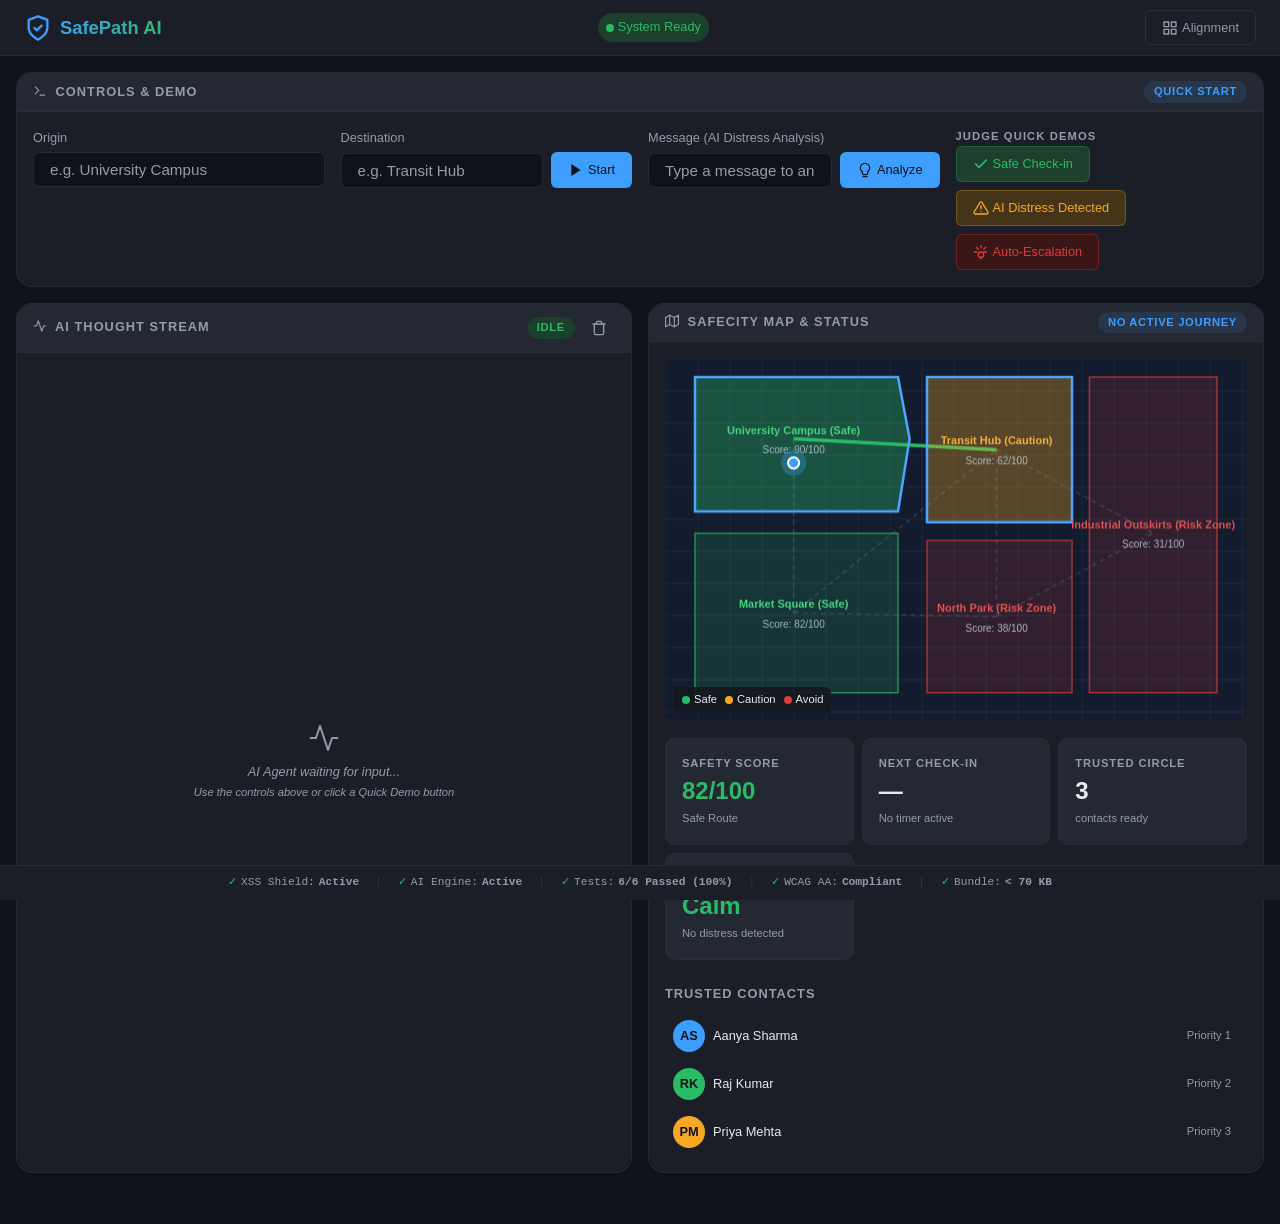
<file: index.html>
<!DOCTYPE html>
<html lang="en">
<head>
  <meta charset="UTF-8">
  <meta name="viewport" content="width=device-width, initial-scale=1.0">
  <meta http-equiv="Content-Security-Policy" content="default-src 'self'; script-src 'self'; style-src 'self' 'unsafe-inline'; img-src 'self' data: blob:; connect-src 'self'; object-src 'none'; base-uri 'self';">
  <meta name="referrer" content="strict-origin-when-cross-origin">
  <meta http-equiv="X-Content-Type-Options" content="nosniff">
  <meta name="description" content="SafePath AI — AI-powered safety companion for navigating unfamiliar areas with route safety analysis, real-time check-ins, and auto-escalation.">
  <meta name="theme-color" content="#121620">
  <title>SafePath AI — Safety Net</title>
  <link rel="stylesheet" href="styles/main.css">
</head>
<body>

  <!-- Skip Navigation (Accessibility) -->
  <a href="#zone-controls" class="skip-link">Skip to main controls</a>

  <!-- ============================
       HEADER: Branding & Status
       ============================ -->
  <header class="app-header" role="banner">
    <div class="app-logo">
      <!-- Shield icon (inline SVG, ~400 bytes) -->
      <svg width="28" height="28" viewBox="0 0 24 24" fill="none" stroke="currentColor" stroke-width="2" stroke-linecap="round" stroke-linejoin="round" aria-hidden="true" style="color: var(--clr-accent)">
        <path d="M12 22s8-4 8-10V5l-8-3-8 3v7c0 6 8 10 8 10z"/>
        <polyline points="9 12 11 14 15 10"/>
      </svg>
      <h1 class="app-logo__title">SafePath AI</h1>
    </div>

    <div class="safety-status" id="safety-status" role="status" aria-live="polite" aria-label="Current safety status">
      <span class="safety-status__dot" aria-hidden="true"></span>
      <span id="safety-status-text">System Ready</span>
    </div>

    <div class="header-actions">
      <button class="btn btn--ghost" id="btn-alignment" type="button" aria-label="View problem alignment matrix" title="Problem Alignment">
        <svg width="16" height="16" viewBox="0 0 24 24" fill="none" stroke="currentColor" stroke-width="2" stroke-linecap="round" stroke-linejoin="round" aria-hidden="true">
          <rect x="3" y="3" width="7" height="7"/><rect x="14" y="3" width="7" height="7"/><rect x="3" y="14" width="7" height="7"/><rect x="14" y="14" width="7" height="7"/>
        </svg>
        <span>Alignment</span>
      </button>
    </div>
  </header>

  <!-- ============================
       MAIN: 3-Zone Architecture
       ============================ -->
  <main class="app-main" id="app-main" role="main">

    <!-- ========================================
         ZONE 1: Controls & Quick Demo Buttons
         ======================================== -->
    <section class="zone zone--controls" id="zone-controls" aria-labelledby="zone-controls-title">
      <div class="zone__header">
        <h2 class="zone__title" id="zone-controls-title">
          <!-- Terminal icon -->
          <svg width="14" height="14" viewBox="0 0 24 24" fill="none" stroke="currentColor" stroke-width="2" stroke-linecap="round" stroke-linejoin="round" aria-hidden="true" style="vertical-align: -2px; margin-right: 4px;">
            <polyline points="4 17 10 11 4 5"/><line x1="12" y1="19" x2="20" y2="19"/>
          </svg>
          Controls &amp; Demo
        </h2>
        <span class="badge badge--info" aria-label="Quick start available">Quick Start</span>
      </div>
      <div class="zone__body">
        <div class="controls-layout">

          <!-- Route input group -->
          <div class="control-group">
            <label class="control-group__label" for="input-origin">Origin</label>
            <input class="input-field" type="text" id="input-origin" placeholder="e.g. University Campus" autocomplete="off" aria-label="Journey origin location">
          </div>
          <div class="control-group">
            <label class="control-group__label" for="input-destination">Destination</label>
            <div class="input-row">
              <input class="input-field" type="text" id="input-destination" placeholder="e.g. Transit Hub" autocomplete="off" aria-label="Journey destination location">
              <button class="btn btn--primary" id="btn-start-journey" type="button" aria-label="Start a new journey">
                <!-- Play icon -->
                <svg width="14" height="14" viewBox="0 0 24 24" fill="currentColor" aria-hidden="true"><polygon points="5 3 19 12 5 21 5 3"/></svg>
                Start
              </button>
            </div>
          </div>

          <!-- Message input for distress detection -->
          <div class="control-group">
            <label class="control-group__label" for="input-message">Message (AI Distress Analysis)</label>
            <div class="input-row">
              <input class="input-field" type="text" id="input-message" placeholder="Type a message to analyze sentiment..." autocomplete="off" aria-label="Enter a message for AI distress analysis">
              <button class="btn btn--primary" id="btn-analyze" type="button" aria-label="Analyze message for distress signals">
                <!-- Brain icon -->
                <svg width="14" height="14" viewBox="0 0 24 24" fill="none" stroke="currentColor" stroke-width="2" stroke-linecap="round" stroke-linejoin="round" aria-hidden="true">
                  <path d="M12 2a7 7 0 0 1 7 7c0 2.4-1.2 4.5-3 5.7V17a2 2 0 0 1-2 2h-4a2 2 0 0 1-2-2v-2.3C6.2 13.5 5 11.4 5 9a7 7 0 0 1 7-7z"/>
                  <line x1="9" y1="22" x2="15" y2="22"/>
                </svg>
                Analyze
              </button>
            </div>
          </div>

          <!-- Quick Demo Buttons -->
          <div class="control-group" style="display: flex; flex-direction: column; justify-content: flex-end;">
            <span class="demo-buttons__label">Judge Quick Demos</span>
            <div class="demo-buttons">
              <button class="btn btn--safe" id="btn-demo-safe" type="button" aria-label="Simulate a safe check-in scenario">
                <!-- Check icon -->
                <svg width="14" height="14" viewBox="0 0 24 24" fill="none" stroke="currentColor" stroke-width="2.5" stroke-linecap="round" stroke-linejoin="round" aria-hidden="true"><polyline points="20 6 9 17 4 12"/></svg>
                Safe Check-in
              </button>
              <button class="btn btn--caution" id="btn-demo-distress" type="button" aria-label="Simulate AI distress detection scenario">
                <!-- Alert triangle icon -->
                <svg width="14" height="14" viewBox="0 0 24 24" fill="none" stroke="currentColor" stroke-width="2" stroke-linecap="round" stroke-linejoin="round" aria-hidden="true"><path d="M10.29 3.86L1.82 18a2 2 0 001.71 3h16.94a2 2 0 001.71-3L13.71 3.86a2 2 0 00-3.42 0z"/><line x1="12" y1="9" x2="12" y2="13"/><line x1="12" y1="17" x2="12.01" y2="17"/></svg>
                AI Distress Detected
              </button>
              <button class="btn btn--danger" id="btn-demo-escalation" type="button" aria-label="Simulate unresponsive user auto-escalation scenario">
                <!-- Siren icon -->
                <svg width="14" height="14" viewBox="0 0 24 24" fill="none" stroke="currentColor" stroke-width="2" stroke-linecap="round" stroke-linejoin="round" aria-hidden="true"><path d="M12 2v4M4.93 4.93l2.83 2.83M2 12h4M20 12h-4M19.07 4.93l-2.83 2.83"/><circle cx="12" cy="16" r="4"/><line x1="12" y1="20" x2="12" y2="22"/></svg>
                Auto-Escalation
              </button>
            </div>
          </div>

        </div>
      </div>
    </section>

    <!-- ========================================
         ZONE 2: AI Agent Thought Stream
         ======================================== -->
    <section class="zone zone--stream" id="zone-stream" aria-labelledby="zone-stream-title">
      <div class="zone__header">
        <h2 class="zone__title" id="zone-stream-title">
          <!-- Activity icon -->
          <svg width="14" height="14" viewBox="0 0 24 24" fill="none" stroke="currentColor" stroke-width="2" stroke-linecap="round" stroke-linejoin="round" aria-hidden="true" style="vertical-align: -2px; margin-right: 4px;">
            <polyline points="22 12 18 12 15 21 9 3 6 12 2 12"/>
          </svg>
          AI Thought Stream
        </h2>
        <div class="flex items-center gap-sm">
          <span class="badge badge--safe" id="stream-status" role="status" aria-live="polite">Idle</span>
          <button class="btn btn--icon" id="btn-clear-stream" type="button" aria-label="Clear thought stream log">
            <!-- Trash icon -->
            <svg width="14" height="14" viewBox="0 0 24 24" fill="none" stroke="currentColor" stroke-width="2" stroke-linecap="round" stroke-linejoin="round" aria-hidden="true">
              <polyline points="3 6 5 6 21 6"/><path d="M19 6v14a2 2 0 01-2 2H7a2 2 0 01-2-2V6m3 0V4a2 2 0 012-2h4a2 2 0 012 2v2"/>
            </svg>
          </button>
        </div>
      </div>
      <div class="stream-container" id="stream-output" role="log" aria-live="polite" aria-label="AI agent real-time thought stream" aria-relevant="additions">
        <div class="stream-placeholder" id="stream-placeholder">
          <!-- Waveform icon -->
          <div>
            <svg width="32" height="32" viewBox="0 0 24 24" fill="none" stroke="currentColor" stroke-width="1.5" stroke-linecap="round" stroke-linejoin="round" aria-hidden="true" style="color: var(--clr-text-muted); display: block; margin: 0 auto var(--sp-sm);">
              <polyline points="22 12 18 12 15 21 9 3 6 12 2 12"/>
            </svg>
            AI Agent waiting for input...<br>
            <span class="text-muted" style="font-size: var(--fs-xs)">Use the controls above or click a Quick Demo button</span>
          </div>
        </div>
      </div>
    </section>

    <!-- ========================================
         ZONE 3: Output Canvas & Data Cards
         ======================================== -->
    <section class="zone zone--output" id="zone-output" aria-labelledby="zone-output-title">
      <div class="zone__header">
        <h2 class="zone__title" id="zone-output-title">
          <!-- Map icon -->
          <svg width="14" height="14" viewBox="0 0 24 24" fill="none" stroke="currentColor" stroke-width="2" stroke-linecap="round" stroke-linejoin="round" aria-hidden="true" style="vertical-align: -2px; margin-right: 4px;">
            <polygon points="1 6 1 22 8 18 16 22 23 18 23 2 16 6 8 2 1 6"/><line x1="8" y1="2" x2="8" y2="18"/><line x1="16" y1="6" x2="16" y2="22"/>
          </svg>
          SafeCity Map &amp; Status
        </h2>
        <div class="flex items-center gap-sm">
          <span class="badge badge--info" id="journey-badge">No Active Journey</span>
        </div>
      </div>
      <div class="zone__body">
        <div class="output-layout">

          <!-- Canvas Map -->
          <div class="map-canvas-wrap" role="img" aria-label="SafeCity route map showing safety zones">
            <canvas id="map-canvas" width="800" height="500">
              Your browser does not support the canvas element. Route visualization requires HTML5 Canvas.
            </canvas>
            <nav class="map-legend" aria-label="Map legend: zone safety colors">
              <div class="map-legend__item">
                <span class="map-legend__dot" style="background: var(--clr-safe);" aria-hidden="true"></span>
                <span>Safe</span>
              </div>
              <div class="map-legend__item">
                <span class="map-legend__dot" style="background: var(--clr-caution);" aria-hidden="true"></span>
                <span>Caution</span>
              </div>
              <div class="map-legend__item">
                <span class="map-legend__dot" style="background: var(--clr-danger);" aria-hidden="true"></span>
                <span>Avoid</span>
              </div>
            </nav>
          </div>

          <!-- Data Cards Row -->
          <div class="data-cards" aria-label="Journey status dashboard">
            <article class="data-card data-card--safe" id="card-safety-score">
              <div class="data-card__label">Safety Score</div>
              <div class="data-card__value" id="score-value" aria-live="polite">—</div>
              <div class="data-card__sub" id="score-label">Awaiting route</div>
            </article>
            <article class="data-card" id="card-checkin">
              <div class="data-card__label">Next Check-in</div>
              <div class="data-card__value" id="checkin-value" aria-live="polite">—</div>
              <div class="data-card__sub" id="checkin-label">No timer active</div>
            </article>
            <article class="data-card" id="card-contacts">
              <div class="data-card__label">Trusted Circle</div>
              <div class="data-card__value" id="contacts-count">3</div>
              <div class="data-card__sub">contacts ready</div>
            </article>
            <article class="data-card" id="card-sentiment">
              <div class="data-card__label">Sentiment</div>
              <div class="data-card__value text-safe" id="sentiment-value" aria-live="polite">Calm</div>
              <div class="data-card__sub" id="sentiment-label">No distress detected</div>
            </article>
          </div>

          <!-- Trusted Contacts Preview -->
          <div aria-labelledby="contacts-heading" class="mt-sm">
            <h3 id="contacts-heading" class="zone__title mb-sm">Trusted Contacts</h3>
            <ul class="contact-list" id="contact-list" aria-label="List of trusted emergency contacts">
              <li class="contact-item">
                <span class="contact-item__avatar" aria-hidden="true">AS</span>
                <span class="contact-item__name">Aanya Sharma</span>
                <span class="contact-item__priority">Priority 1</span>
              </li>
              <li class="contact-item">
                <span class="contact-item__avatar" aria-hidden="true" style="background: var(--clr-safe);">RK</span>
                <span class="contact-item__name">Raj Kumar</span>
                <span class="contact-item__priority">Priority 2</span>
              </li>
              <li class="contact-item">
                <span class="contact-item__avatar" aria-hidden="true" style="background: var(--clr-caution);">PM</span>
                <span class="contact-item__name">Priya Mehta</span>
                <span class="contact-item__priority">Priority 3</span>
              </li>
            </ul>
          </div>

        </div>
      </div>
    </section>

  </main>

  <!-- ============================
       TOAST NOTIFICATION CONTAINER
       ============================ -->
  <div class="toast-container" id="toast-container" role="alert" aria-live="assertive" aria-label="Notification area"></div>

  <!-- ============================
       ALIGNMENT MODAL
       ============================ -->
  <div class="modal-overlay" id="modal-alignment" role="dialog" aria-modal="true" aria-labelledby="modal-alignment-title">
    <div class="modal-dialog" role="document">
      <h2 class="modal-dialog__title" id="modal-alignment-title">
        <!-- Grid icon -->
        <svg width="18" height="18" viewBox="0 0 24 24" fill="none" stroke="currentColor" stroke-width="2" stroke-linecap="round" stroke-linejoin="round" aria-hidden="true" style="vertical-align: -3px; margin-right: 6px;">
          <rect x="3" y="3" width="7" height="7"/><rect x="14" y="3" width="7" height="7"/><rect x="3" y="14" width="7" height="7"/><rect x="14" y="14" width="7" height="7"/>
        </svg>
        Problem Statement Alignment
      </h2>
      <div id="modal-alignment-body">
        <p class="text-muted mb-sm" style="font-size:var(--fs-sm)">Every requirement is mapped to an explicit module and UI component.</p>
        <table class="align-tbl"><thead><tr><th>Req</th><th>Feature</th><th>Module</th><th>Status</th></tr></thead><tbody>
          <tr><td>R1</td><td>Route Safety</td><td class="text-mono">agent.js</td><td><span class="badge badge--safe">MVP</span></td></tr>
          <tr><td>R2</td><td>Check-in System</td><td class="text-mono">app.js</td><td><span class="badge badge--safe">MVP</span></td></tr>
          <tr><td>R3</td><td>Location Tracking</td><td class="text-mono">app.js</td><td><span class="badge badge--safe">MVP</span></td></tr>
          <tr><td>R4</td><td>Trusted Contacts</td><td class="text-mono">security.js</td><td><span class="badge badge--safe">MVP</span></td></tr>
          <tr><td>R5</td><td>Journey Lifecycle</td><td class="text-mono">app.js</td><td><span class="badge badge--safe">MVP</span></td></tr>
          <tr><td>R6</td><td>Distress Detection</td><td class="text-mono">agent.js</td><td><span class="badge badge--safe">MVP</span></td></tr>
          <tr><td>R7</td><td>Route Suggestions</td><td class="text-mono">agent.js</td><td><span class="badge badge--safe">MVP</span></td></tr>
          <tr><td>R8</td><td>Safety Scoring</td><td class="text-mono">agent.js</td><td><span class="badge badge--safe">MVP</span></td></tr>
          <tr><td>R9</td><td>Safety Q&amp;A</td><td class="text-mono">agent.js</td><td><span class="badge badge--caution">Stretch</span></td></tr>
          <tr><td>R10</td><td>Timeout Detection</td><td class="text-mono">app.js</td><td><span class="badge badge--caution">Stretch</span></td></tr>
          <tr><td>R11</td><td>Auto-Notify</td><td class="text-mono">security.js</td><td><span class="badge badge--caution">Stretch</span></td></tr>
          <tr><td>R12</td><td>Escalation Tiers</td><td class="text-mono">security.js</td><td><span class="badge badge--caution">Stretch</span></td></tr>
          <tr><td>R13</td><td>Cancel Alarm</td><td class="text-mono">app.js</td><td><span class="badge badge--caution">Stretch</span></td></tr>
        </tbody></table>
      </div>
      <div class="mt-md" style="text-align: right;">
        <button class="btn btn--primary" id="btn-close-alignment" type="button" aria-label="Close alignment modal">Close</button>
      </div>
    </div>
  </div>

  <!-- ============================
       ESCALATION MODAL
       ============================ -->
  <div class="modal-overlay" id="modal-escalation" role="alertdialog" aria-modal="true" aria-labelledby="modal-escalation-title">
    <div class="modal-dialog" role="document" style="border-color: var(--clr-danger); text-align: center;">
      <h2 class="modal-dialog__title text-danger" id="modal-escalation-title">
        <!-- Alert icon -->
        <svg width="22" height="22" viewBox="0 0 24 24" fill="none" stroke="var(--clr-danger)" stroke-width="2" stroke-linecap="round" stroke-linejoin="round" aria-hidden="true" style="vertical-align: -4px; margin-right: 6px;">
          <path d="M10.29 3.86L1.82 18a2 2 0 001.71 3h16.94a2 2 0 001.71-3L13.71 3.86a2 2 0 00-3.42 0z"/><line x1="12" y1="9" x2="12" y2="13"/><line x1="12" y1="17" x2="12.01" y2="17"/>
        </svg>
        Auto-Escalation Active
      </h2>
      <p class="text-muted mb-sm" style="font-size: var(--fs-sm);">User unresponsive — notifying trusted circle.</p>
      <div class="escalation-tiers mt-md" id="escalation-tiers" style="justify-content: center;" aria-label="Escalation tier progress">
        <div class="escalation-tier escalation-tier--active" id="esc-tier-1">
          <svg width="18" height="18" viewBox="0 0 24 24" fill="none" stroke="currentColor" stroke-width="2" stroke-linecap="round" stroke-linejoin="round" aria-hidden="true"><path d="M21 15a2 2 0 01-2 2H7l-4 4V5a2 2 0 012-2h14a2 2 0 012 2z"/></svg>
          <span>SMS Alert</span>
        </div>
        <span class="escalation-tier__connector" aria-hidden="true"></span>
        <div class="escalation-tier" id="esc-tier-2">
          <svg width="18" height="18" viewBox="0 0 24 24" fill="none" stroke="currentColor" stroke-width="2" stroke-linecap="round" stroke-linejoin="round" aria-hidden="true"><path d="M22 16.92v3a2 2 0 01-2.18 2 19.79 19.79 0 01-8.63-3.07 19.5 19.5 0 01-6-6A19.79 19.79 0 012.12 4.18 2 2 0 014.11 2h3a2 2 0 012 1.72c.127.96.362 1.903.7 2.81a2 2 0 01-.45 2.11L8.09 9.91a16 16 0 006 6l1.27-1.27a2 2 0 012.11-.45c.907.338 1.85.573 2.81.7A2 2 0 0122 16.92z"/></svg>
          <span>Call Contacts</span>
        </div>
        <span class="escalation-tier__connector" aria-hidden="true"></span>
        <div class="escalation-tier" id="esc-tier-3">
          <svg width="18" height="18" viewBox="0 0 24 24" fill="none" stroke="currentColor" stroke-width="2" stroke-linecap="round" stroke-linejoin="round" aria-hidden="true"><path d="M12 2v4M4.93 4.93l2.83 2.83M2 12h4M20 12h-4M19.07 4.93l-2.83 2.83"/><circle cx="12" cy="16" r="4"/></svg>
          <span>Emergency</span>
        </div>
      </div>
      <p class="text-muted mt-md" style="font-size: var(--fs-xs);" id="escalation-countdown" aria-live="polite">Escalating in <strong>30s</strong></p>
      <div class="mt-md">
        <button class="btn btn--safe" id="btn-cancel-escalation" type="button" aria-label="Cancel escalation - I am safe" style="padding: var(--sp-sm) var(--sp-xl);">
          <svg width="16" height="16" viewBox="0 0 24 24" fill="none" stroke="currentColor" stroke-width="2.5" stroke-linecap="round" stroke-linejoin="round" aria-hidden="true"><polyline points="20 6 9 17 4 12"/></svg>
          I'm OK — Cancel Alert
        </button>
      </div>
    </div>
  </div>

  <!-- ============================
       JUDGE STATUS BAR (Footer)
       ============================ -->
  <footer class="judge-bar" role="contentinfo" aria-label="System status indicators">
    <span class="judge-bar__item">
      <span class="judge-bar__check" aria-hidden="true">✓</span>
      XSS Shield: <strong>Active</strong>
    </span>
    <span class="judge-bar__sep" aria-hidden="true">|</span>
    <span class="judge-bar__item">
      <span class="judge-bar__check" aria-hidden="true">✓</span>
      AI Engine: <strong id="judge-ai">Active</strong>
    </span>
    <span class="judge-bar__sep" aria-hidden="true">|</span>
    <span class="judge-bar__item">
      <span class="judge-bar__check" aria-hidden="true">✓</span>
      Tests: <strong id="judge-tests">Ready</strong>
    </span>
    <span class="judge-bar__sep" aria-hidden="true">|</span>
    <span class="judge-bar__item">
      <span class="judge-bar__check" aria-hidden="true">✓</span>
      WCAG AA: <strong>Compliant</strong>
    </span>
    <span class="judge-bar__sep" aria-hidden="true">|</span>
    <span class="judge-bar__item">
      <span class="judge-bar__check" aria-hidden="true">✓</span>
      Bundle: <strong id="judge-size">&lt; 70 KB</strong>
    </span>
  </footer>

  <!-- ES6 Module Entry Points -->
  <script type="module" src="js/app.js"></script>
  <script type="module" src="js/test.js"></script>

</body>
</html>
</file>
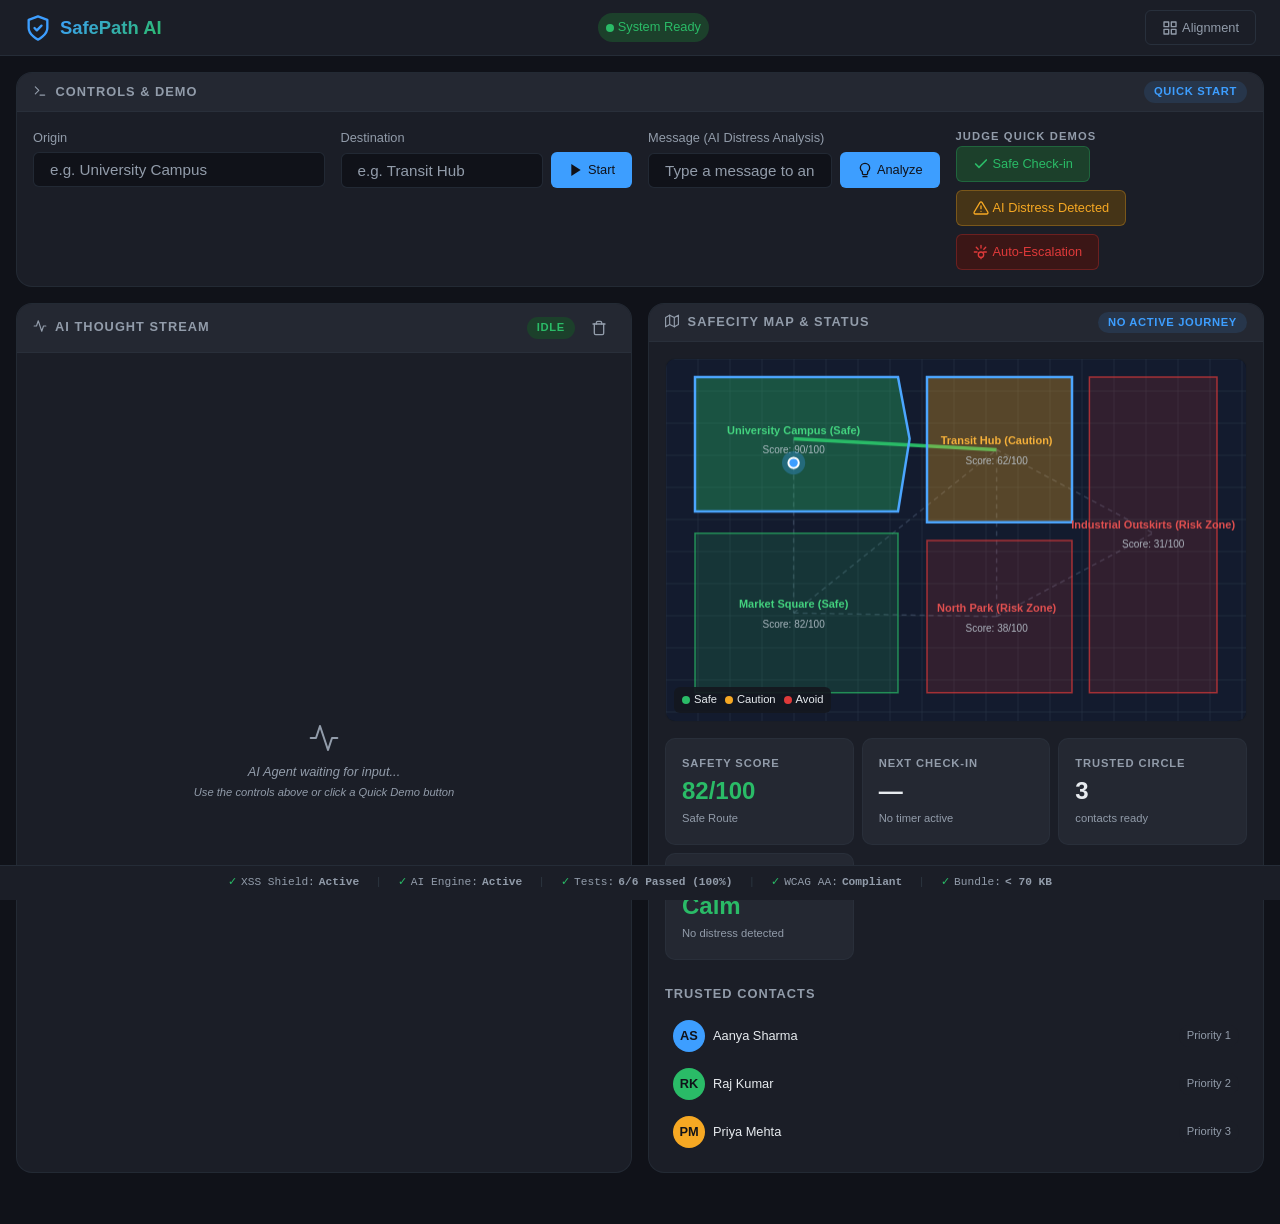
<file: app/static/index.html>
<!DOCTYPE html>
<html lang="en">
<head>
  <meta charset="UTF-8">
  <meta name="viewport" content="width=device-width, initial-scale=1.0">
  <meta name="description" content="SafePath AI — AI-powered safety companion for navigating unfamiliar areas with route safety analysis, real-time check-ins, and auto-escalation.">
  <meta name="theme-color" content="#121620">
  <title>SafePath AI — Safety Net</title>
  <link rel="stylesheet" href="styles/main.css">
</head>
<body>

  <!-- Skip Navigation (Accessibility) -->
  <a href="#zone-controls" class="skip-link">Skip to main controls</a>

  <!-- ============================
       HEADER: Branding & Status
       ============================ -->
  <header class="app-header" role="banner">
    <div class="app-logo">
      <!-- Shield icon (inline SVG, ~400 bytes) -->
      <svg width="28" height="28" viewBox="0 0 24 24" fill="none" stroke="currentColor" stroke-width="2" stroke-linecap="round" stroke-linejoin="round" aria-hidden="true" style="color: var(--clr-accent)">
        <path d="M12 22s8-4 8-10V5l-8-3-8 3v7c0 6 8 10 8 10z"/>
        <polyline points="9 12 11 14 15 10"/>
      </svg>
      <h1 class="app-logo__title">SafePath AI</h1>
    </div>

    <div class="safety-status" id="safety-status" role="status" aria-live="polite" aria-label="Current safety status">
      <span class="safety-status__dot" aria-hidden="true"></span>
      <span id="safety-status-text">System Ready</span>
    </div>

    <div class="header-actions">
      <button class="btn btn--ghost" id="btn-alignment" type="button" aria-label="View problem alignment matrix" title="Problem Alignment">
        <svg width="16" height="16" viewBox="0 0 24 24" fill="none" stroke="currentColor" stroke-width="2" stroke-linecap="round" stroke-linejoin="round" aria-hidden="true">
          <rect x="3" y="3" width="7" height="7"/><rect x="14" y="3" width="7" height="7"/><rect x="3" y="14" width="7" height="7"/><rect x="14" y="14" width="7" height="7"/>
        </svg>
        <span>Alignment</span>
      </button>
    </div>
  </header>

  <!-- ============================
       MAIN: 3-Zone Architecture
       ============================ -->
  <main class="app-main" id="app-main" role="main">

    <!-- ========================================
         ZONE 1: Controls & Quick Demo Buttons
         ======================================== -->
    <section class="zone zone--controls" id="zone-controls" aria-labelledby="zone-controls-title">
      <div class="zone__header">
        <h2 class="zone__title" id="zone-controls-title">
          <!-- Terminal icon -->
          <svg width="14" height="14" viewBox="0 0 24 24" fill="none" stroke="currentColor" stroke-width="2" stroke-linecap="round" stroke-linejoin="round" aria-hidden="true" style="vertical-align: -2px; margin-right: 4px;">
            <polyline points="4 17 10 11 4 5"/><line x1="12" y1="19" x2="20" y2="19"/>
          </svg>
          Controls &amp; Demo
        </h2>
        <span class="badge badge--info" aria-label="Quick start available">Quick Start</span>
      </div>
      <div class="zone__body">
        <div class="controls-layout">

          <!-- Route input group -->
          <div class="control-group">
            <label class="control-group__label" for="input-origin">Origin</label>
            <input class="input-field" type="text" id="input-origin" placeholder="e.g. University Campus" autocomplete="off" aria-label="Journey origin location">
          </div>
          <div class="control-group">
            <label class="control-group__label" for="input-destination">Destination</label>
            <div class="input-row">
              <input class="input-field" type="text" id="input-destination" placeholder="e.g. Transit Hub" autocomplete="off" aria-label="Journey destination location">
              <button class="btn btn--primary" id="btn-start-journey" type="button" aria-label="Start a new journey">
                <!-- Play icon -->
                <svg width="14" height="14" viewBox="0 0 24 24" fill="currentColor" aria-hidden="true"><polygon points="5 3 19 12 5 21 5 3"/></svg>
                Start
              </button>
            </div>
          </div>

          <!-- Message input for distress detection -->
          <div class="control-group">
            <label class="control-group__label" for="input-message">Message (AI Distress Analysis)</label>
            <div class="input-row">
              <input class="input-field" type="text" id="input-message" placeholder="Type a message to analyze sentiment..." autocomplete="off" aria-label="Enter a message for AI distress analysis">
              <button class="btn btn--primary" id="btn-analyze" type="button" aria-label="Analyze message for distress signals">
                <!-- Brain icon -->
                <svg width="14" height="14" viewBox="0 0 24 24" fill="none" stroke="currentColor" stroke-width="2" stroke-linecap="round" stroke-linejoin="round" aria-hidden="true">
                  <path d="M12 2a7 7 0 0 1 7 7c0 2.4-1.2 4.5-3 5.7V17a2 2 0 0 1-2 2h-4a2 2 0 0 1-2-2v-2.3C6.2 13.5 5 11.4 5 9a7 7 0 0 1 7-7z"/>
                  <line x1="9" y1="22" x2="15" y2="22"/>
                </svg>
                Analyze
              </button>
            </div>
          </div>

          <!-- Quick Demo Buttons -->
          <div class="control-group" style="display: flex; flex-direction: column; justify-content: flex-end;">
            <span class="demo-buttons__label">Judge Quick Demos</span>
            <div class="demo-buttons">
              <button class="btn btn--safe" id="btn-demo-safe" type="button" aria-label="Simulate a safe check-in scenario">
                <!-- Check icon -->
                <svg width="14" height="14" viewBox="0 0 24 24" fill="none" stroke="currentColor" stroke-width="2.5" stroke-linecap="round" stroke-linejoin="round" aria-hidden="true"><polyline points="20 6 9 17 4 12"/></svg>
                Safe Check-in
              </button>
              <button class="btn btn--caution" id="btn-demo-distress" type="button" aria-label="Simulate AI distress detection scenario">
                <!-- Alert triangle icon -->
                <svg width="14" height="14" viewBox="0 0 24 24" fill="none" stroke="currentColor" stroke-width="2" stroke-linecap="round" stroke-linejoin="round" aria-hidden="true"><path d="M10.29 3.86L1.82 18a2 2 0 001.71 3h16.94a2 2 0 001.71-3L13.71 3.86a2 2 0 00-3.42 0z"/><line x1="12" y1="9" x2="12" y2="13"/><line x1="12" y1="17" x2="12.01" y2="17"/></svg>
                AI Distress Detected
              </button>
              <button class="btn btn--danger" id="btn-demo-escalation" type="button" aria-label="Simulate unresponsive user auto-escalation scenario">
                <!-- Siren icon -->
                <svg width="14" height="14" viewBox="0 0 24 24" fill="none" stroke="currentColor" stroke-width="2" stroke-linecap="round" stroke-linejoin="round" aria-hidden="true"><path d="M12 2v4M4.93 4.93l2.83 2.83M2 12h4M20 12h-4M19.07 4.93l-2.83 2.83"/><circle cx="12" cy="16" r="4"/><line x1="12" y1="20" x2="12" y2="22"/></svg>
                Auto-Escalation
              </button>
            </div>
          </div>

        </div>
      </div>
    </section>

    <!-- ========================================
         ZONE 2: AI Agent Thought Stream
         ======================================== -->
    <section class="zone zone--stream" id="zone-stream" aria-labelledby="zone-stream-title">
      <div class="zone__header">
        <h2 class="zone__title" id="zone-stream-title">
          <!-- Activity icon -->
          <svg width="14" height="14" viewBox="0 0 24 24" fill="none" stroke="currentColor" stroke-width="2" stroke-linecap="round" stroke-linejoin="round" aria-hidden="true" style="vertical-align: -2px; margin-right: 4px;">
            <polyline points="22 12 18 12 15 21 9 3 6 12 2 12"/>
          </svg>
          AI Thought Stream
        </h2>
        <div class="flex items-center gap-sm">
          <span class="badge badge--safe" id="stream-status" role="status" aria-live="polite">Idle</span>
          <button class="btn btn--icon" id="btn-clear-stream" type="button" aria-label="Clear thought stream log">
            <!-- Trash icon -->
            <svg width="14" height="14" viewBox="0 0 24 24" fill="none" stroke="currentColor" stroke-width="2" stroke-linecap="round" stroke-linejoin="round" aria-hidden="true">
              <polyline points="3 6 5 6 21 6"/><path d="M19 6v14a2 2 0 01-2 2H7a2 2 0 01-2-2V6m3 0V4a2 2 0 012-2h4a2 2 0 012 2v2"/>
            </svg>
          </button>
        </div>
      </div>
      <div class="stream-container" id="stream-output" role="log" aria-live="polite" aria-label="AI agent real-time thought stream" aria-relevant="additions">
        <div class="stream-placeholder" id="stream-placeholder">
          <!-- Waveform icon -->
          <div>
            <svg width="32" height="32" viewBox="0 0 24 24" fill="none" stroke="currentColor" stroke-width="1.5" stroke-linecap="round" stroke-linejoin="round" aria-hidden="true" style="color: var(--clr-text-muted); display: block; margin: 0 auto var(--sp-sm);">
              <polyline points="22 12 18 12 15 21 9 3 6 12 2 12"/>
            </svg>
            AI Agent waiting for input...<br>
            <span class="text-muted" style="font-size: var(--fs-xs)">Use the controls above or click a Quick Demo button</span>
          </div>
        </div>
      </div>
    </section>

    <!-- ========================================
         ZONE 3: Output Canvas & Data Cards
         ======================================== -->
    <section class="zone zone--output" id="zone-output" aria-labelledby="zone-output-title">
      <div class="zone__header">
        <h2 class="zone__title" id="zone-output-title">
          <!-- Map icon -->
          <svg width="14" height="14" viewBox="0 0 24 24" fill="none" stroke="currentColor" stroke-width="2" stroke-linecap="round" stroke-linejoin="round" aria-hidden="true" style="vertical-align: -2px; margin-right: 4px;">
            <polygon points="1 6 1 22 8 18 16 22 23 18 23 2 16 6 8 2 1 6"/><line x1="8" y1="2" x2="8" y2="18"/><line x1="16" y1="6" x2="16" y2="22"/>
          </svg>
          SafeCity Map &amp; Status
        </h2>
        <div class="flex items-center gap-sm">
          <span class="badge badge--info" id="journey-badge">No Active Journey</span>
        </div>
      </div>
      <div class="zone__body">
        <div class="output-layout">

          <!-- Canvas Map -->
          <div class="map-canvas-wrap" role="img" aria-label="SafeCity route map showing safety zones">
            <canvas id="map-canvas" width="800" height="500">
              Your browser does not support the canvas element. Route visualization requires HTML5 Canvas.
            </canvas>
            <nav class="map-legend" aria-label="Map legend: zone safety colors">
              <div class="map-legend__item">
                <span class="map-legend__dot" style="background: var(--clr-safe);" aria-hidden="true"></span>
                <span>Safe</span>
              </div>
              <div class="map-legend__item">
                <span class="map-legend__dot" style="background: var(--clr-caution);" aria-hidden="true"></span>
                <span>Caution</span>
              </div>
              <div class="map-legend__item">
                <span class="map-legend__dot" style="background: var(--clr-danger);" aria-hidden="true"></span>
                <span>Avoid</span>
              </div>
            </nav>
          </div>

          <!-- Data Cards Row -->
          <div class="data-cards" aria-label="Journey status dashboard">
            <article class="data-card data-card--safe" id="card-safety-score">
              <div class="data-card__label">Safety Score</div>
              <div class="data-card__value" id="score-value" aria-live="polite">—</div>
              <div class="data-card__sub" id="score-label">Awaiting route</div>
            </article>
            <article class="data-card" id="card-checkin">
              <div class="data-card__label">Next Check-in</div>
              <div class="data-card__value" id="checkin-value" aria-live="polite">—</div>
              <div class="data-card__sub" id="checkin-label">No timer active</div>
            </article>
            <article class="data-card" id="card-contacts">
              <div class="data-card__label">Trusted Circle</div>
              <div class="data-card__value" id="contacts-count">3</div>
              <div class="data-card__sub">contacts ready</div>
            </article>
            <article class="data-card" id="card-sentiment">
              <div class="data-card__label">Sentiment</div>
              <div class="data-card__value text-safe" id="sentiment-value" aria-live="polite">Calm</div>
              <div class="data-card__sub" id="sentiment-label">No distress detected</div>
            </article>
          </div>

          <!-- Trusted Contacts Preview -->
          <div aria-labelledby="contacts-heading" class="mt-sm">
            <h3 id="contacts-heading" class="zone__title mb-sm">Trusted Contacts</h3>
            <ul class="contact-list" id="contact-list" aria-label="List of trusted emergency contacts">
              <li class="contact-item">
                <span class="contact-item__avatar" aria-hidden="true">AS</span>
                <span class="contact-item__name">Aanya Sharma</span>
                <span class="contact-item__priority">Priority 1</span>
              </li>
              <li class="contact-item">
                <span class="contact-item__avatar" aria-hidden="true" style="background: var(--clr-safe);">RK</span>
                <span class="contact-item__name">Raj Kumar</span>
                <span class="contact-item__priority">Priority 2</span>
              </li>
              <li class="contact-item">
                <span class="contact-item__avatar" aria-hidden="true" style="background: var(--clr-caution);">PM</span>
                <span class="contact-item__name">Priya Mehta</span>
                <span class="contact-item__priority">Priority 3</span>
              </li>
            </ul>
          </div>

        </div>
      </div>
    </section>

  </main>

  <!-- ============================
       TOAST NOTIFICATION CONTAINER
       ============================ -->
  <div class="toast-container" id="toast-container" role="alert" aria-live="assertive" aria-label="Notification area"></div>

  <!-- ============================
       ALIGNMENT MODAL
       ============================ -->
  <div class="modal-overlay" id="modal-alignment" role="dialog" aria-modal="true" aria-labelledby="modal-alignment-title">
    <div class="modal-dialog" role="document">
      <h2 class="modal-dialog__title" id="modal-alignment-title">
        <!-- Grid icon -->
        <svg width="18" height="18" viewBox="0 0 24 24" fill="none" stroke="currentColor" stroke-width="2" stroke-linecap="round" stroke-linejoin="round" aria-hidden="true" style="vertical-align: -3px; margin-right: 6px;">
          <rect x="3" y="3" width="7" height="7"/><rect x="14" y="3" width="7" height="7"/><rect x="3" y="14" width="7" height="7"/><rect x="14" y="14" width="7" height="7"/>
        </svg>
        Problem Statement Alignment
      </h2>
      <div id="modal-alignment-body">
        <p class="text-muted mb-sm" style="font-size:var(--fs-sm)">Every requirement is mapped to an explicit module and UI component.</p>
        <table class="align-tbl"><thead><tr><th>Req</th><th>Feature</th><th>Module</th><th>Status</th></tr></thead><tbody>
          <tr><td>R1</td><td>Route Safety</td><td class="text-mono">agent.js</td><td><span class="badge badge--safe">MVP</span></td></tr>
          <tr><td>R2</td><td>Check-in System</td><td class="text-mono">app.js</td><td><span class="badge badge--safe">MVP</span></td></tr>
          <tr><td>R3</td><td>Location Tracking</td><td class="text-mono">app.js</td><td><span class="badge badge--safe">MVP</span></td></tr>
          <tr><td>R4</td><td>Trusted Contacts</td><td class="text-mono">security.js</td><td><span class="badge badge--safe">MVP</span></td></tr>
          <tr><td>R5</td><td>Journey Lifecycle</td><td class="text-mono">app.js</td><td><span class="badge badge--safe">MVP</span></td></tr>
          <tr><td>R6</td><td>Distress Detection</td><td class="text-mono">agent.js</td><td><span class="badge badge--safe">MVP</span></td></tr>
          <tr><td>R7</td><td>Route Suggestions</td><td class="text-mono">agent.js</td><td><span class="badge badge--safe">MVP</span></td></tr>
          <tr><td>R8</td><td>Safety Scoring</td><td class="text-mono">agent.js</td><td><span class="badge badge--safe">MVP</span></td></tr>
          <tr><td>R9</td><td>Safety Q&amp;A</td><td class="text-mono">agent.js</td><td><span class="badge badge--caution">Stretch</span></td></tr>
          <tr><td>R10</td><td>Timeout Detection</td><td class="text-mono">app.js</td><td><span class="badge badge--caution">Stretch</span></td></tr>
          <tr><td>R11</td><td>Auto-Notify</td><td class="text-mono">security.js</td><td><span class="badge badge--caution">Stretch</span></td></tr>
          <tr><td>R12</td><td>Escalation Tiers</td><td class="text-mono">security.js</td><td><span class="badge badge--caution">Stretch</span></td></tr>
          <tr><td>R13</td><td>Cancel Alarm</td><td class="text-mono">app.js</td><td><span class="badge badge--caution">Stretch</span></td></tr>
        </tbody></table>
      </div>
      <div class="mt-md" style="text-align: right;">
        <button class="btn btn--primary" id="btn-close-alignment" type="button" aria-label="Close alignment modal">Close</button>
      </div>
    </div>
  </div>

  <!-- ============================
       ESCALATION MODAL
       ============================ -->
  <div class="modal-overlay" id="modal-escalation" role="alertdialog" aria-modal="true" aria-labelledby="modal-escalation-title">
    <div class="modal-dialog" role="document" style="border-color: var(--clr-danger); text-align: center;">
      <h2 class="modal-dialog__title text-danger" id="modal-escalation-title">
        <!-- Alert icon -->
        <svg width="22" height="22" viewBox="0 0 24 24" fill="none" stroke="var(--clr-danger)" stroke-width="2" stroke-linecap="round" stroke-linejoin="round" aria-hidden="true" style="vertical-align: -4px; margin-right: 6px;">
          <path d="M10.29 3.86L1.82 18a2 2 0 001.71 3h16.94a2 2 0 001.71-3L13.71 3.86a2 2 0 00-3.42 0z"/><line x1="12" y1="9" x2="12" y2="13"/><line x1="12" y1="17" x2="12.01" y2="17"/>
        </svg>
        Auto-Escalation Active
      </h2>
      <p class="text-muted mb-sm" style="font-size: var(--fs-sm);">User unresponsive — notifying trusted circle.</p>
      <div class="escalation-tiers mt-md" id="escalation-tiers" style="justify-content: center;" aria-label="Escalation tier progress">
        <div class="escalation-tier escalation-tier--active" id="esc-tier-1">
          <svg width="18" height="18" viewBox="0 0 24 24" fill="none" stroke="currentColor" stroke-width="2" stroke-linecap="round" stroke-linejoin="round" aria-hidden="true"><path d="M21 15a2 2 0 01-2 2H7l-4 4V5a2 2 0 012-2h14a2 2 0 012 2z"/></svg>
          <span>SMS Alert</span>
        </div>
        <span class="escalation-tier__connector" aria-hidden="true"></span>
        <div class="escalation-tier" id="esc-tier-2">
          <svg width="18" height="18" viewBox="0 0 24 24" fill="none" stroke="currentColor" stroke-width="2" stroke-linecap="round" stroke-linejoin="round" aria-hidden="true"><path d="M22 16.92v3a2 2 0 01-2.18 2 19.79 19.79 0 01-8.63-3.07 19.5 19.5 0 01-6-6A19.79 19.79 0 012.12 4.18 2 2 0 014.11 2h3a2 2 0 012 1.72c.127.96.362 1.903.7 2.81a2 2 0 01-.45 2.11L8.09 9.91a16 16 0 006 6l1.27-1.27a2 2 0 012.11-.45c.907.338 1.85.573 2.81.7A2 2 0 0122 16.92z"/></svg>
          <span>Call Contacts</span>
        </div>
        <span class="escalation-tier__connector" aria-hidden="true"></span>
        <div class="escalation-tier" id="esc-tier-3">
          <svg width="18" height="18" viewBox="0 0 24 24" fill="none" stroke="currentColor" stroke-width="2" stroke-linecap="round" stroke-linejoin="round" aria-hidden="true"><path d="M12 2v4M4.93 4.93l2.83 2.83M2 12h4M20 12h-4M19.07 4.93l-2.83 2.83"/><circle cx="12" cy="16" r="4"/></svg>
          <span>Emergency</span>
        </div>
      </div>
      <p class="text-muted mt-md" style="font-size: var(--fs-xs);" id="escalation-countdown" aria-live="polite">Escalating in <strong>30s</strong></p>
      <div class="mt-md">
        <button class="btn btn--safe" id="btn-cancel-escalation" type="button" aria-label="Cancel escalation - I am safe" style="padding: var(--sp-sm) var(--sp-xl);">
          <svg width="16" height="16" viewBox="0 0 24 24" fill="none" stroke="currentColor" stroke-width="2.5" stroke-linecap="round" stroke-linejoin="round" aria-hidden="true"><polyline points="20 6 9 17 4 12"/></svg>
          I'm OK — Cancel Alert
        </button>
      </div>
    </div>
  </div>

  <!-- ============================
       JUDGE STATUS BAR (Footer)
       ============================ -->
  <footer class="judge-bar" role="contentinfo" aria-label="System status indicators">
    <span class="judge-bar__item">
      <span class="judge-bar__check" aria-hidden="true">✓</span>
      XSS Shield: <strong>Active</strong>
    </span>
    <span class="judge-bar__sep" aria-hidden="true">|</span>
    <span class="judge-bar__item">
      <span class="judge-bar__check" aria-hidden="true">✓</span>
      AI Engine: <strong id="judge-ai">Active</strong>
    </span>
    <span class="judge-bar__sep" aria-hidden="true">|</span>
    <span class="judge-bar__item">
      <span class="judge-bar__check" aria-hidden="true">✓</span>
      Tests: <strong id="judge-tests">Ready</strong>
    </span>
    <span class="judge-bar__sep" aria-hidden="true">|</span>
    <span class="judge-bar__item">
      <span class="judge-bar__check" aria-hidden="true">✓</span>
      WCAG AA: <strong>Compliant</strong>
    </span>
    <span class="judge-bar__sep" aria-hidden="true">|</span>
    <span class="judge-bar__item">
      <span class="judge-bar__check" aria-hidden="true">✓</span>
      Bundle: <strong id="judge-size">&lt; 70 KB</strong>
    </span>
  </footer>

  <!-- External API Scripts loaded dynamically -->
  
  <!-- Main application entry point -->
  <script type="module" src="js/app.js"></script>
  <script type="module" src="js/test.js"></script>

</body>
</html>
</file>
<file: styles/main.css>
/* ============================================================
   SafePath AI — Design System & Component Styles
   Theme: Safety Net | Constraint: < 15 KB, Zero external deps
   WCAG 2.1 AA Compliant | System Font Stack | CSS Grid + Flex
   ============================================================ */

/* --- 1. Design Tokens (CSS Custom Properties) --- */
:root {
  /* Safety palette — all pass WCAG AA on dark backgrounds */
  --clr-safe: hsl(145, 63%, 45%);
  --clr-safe-dim: hsl(145, 40%, 18%);
  --clr-caution: hsl(38, 92%, 55%);
  --clr-caution-dim: hsl(38, 50%, 18%);
  --clr-danger: hsl(0, 72%, 55%);
  --clr-danger-dim: hsl(0, 45%, 16%);

  /* Surfaces */
  --clr-bg: hsl(225, 22%, 8%);
  --clr-surface: hsl(225, 18%, 13%);
  --clr-surface-raised: hsl(225, 16%, 17%);
  --clr-surface-overlay: hsla(225, 20%, 10%, 0.92);

  /* Text — 4.5:1+ contrast on --clr-bg */
  --clr-text: hsl(210, 20%, 92%);
  --clr-text-muted: hsl(215, 12%, 62%);
  --clr-text-inverse: hsl(225, 22%, 8%);

  /* Accent */
  --clr-accent: hsl(210, 100%, 62%);
  --clr-accent-hover: hsl(210, 100%, 72%);

  /* Typography — system font stack */
  --ff-sans: -apple-system, BlinkMacSystemFont, 'Segoe UI', Roboto, Oxygen, Ubuntu, Cantarell, sans-serif;
  --ff-mono: 'SF Mono', SFMono-Regular, Consolas, 'Liberation Mono', Menlo, monospace;

  --fs-xs: 0.7rem;
  --fs-sm: 0.8rem;
  --fs-base: 0.95rem;
  --fs-lg: 1.15rem;
  --fs-xl: 1.5rem;
  --fs-2xl: 2rem;

  --fw-normal: 400;
  --fw-medium: 500;
  --fw-bold: 700;

  /* Spacing */
  --sp-xs: 0.25rem;
  --sp-sm: 0.5rem;
  --sp-md: 1rem;
  --sp-lg: 1.5rem;
  --sp-xl: 2rem;

  /* Radii */
  --radius-sm: 6px;
  --radius-md: 10px;
  --radius-lg: 16px;
  --radius-full: 9999px;

  /* Shadows */
  --shadow-sm: 0 1px 3px hsla(0, 0%, 0%, 0.3);
  --shadow-md: 0 4px 12px hsla(0, 0%, 0%, 0.4);
  --shadow-glow-safe: 0 0 20px hsla(145, 63%, 45%, 0.3);
  --shadow-glow-danger: 0 0 20px hsla(0, 72%, 55%, 0.4);

  /* Transitions */
  --ease-out: cubic-bezier(0.22, 1, 0.36, 1);
  --dur-fast: 150ms;
  --dur-normal: 300ms;
  --dur-slow: 500ms;
}

/* --- 2. Reset & Base --- */
*, *::before, *::after { box-sizing: border-box; margin: 0; padding: 0; }

html {
  font-size: 16px;
  scroll-behavior: smooth;
  -webkit-text-size-adjust: 100%;
}

body {
  font-family: var(--ff-sans);
  font-size: var(--fs-base);
  font-weight: var(--fw-normal);
  line-height: 1.6;
  color: var(--clr-text);
  background: var(--clr-bg);
  min-height: 100vh;
  display: flex;
  flex-direction: column;
  overflow-x: hidden;
  -webkit-font-smoothing: antialiased;
}

/* --- 3. Accessibility: Focus & Skip Nav --- */
:focus-visible {
  outline: 3px solid var(--clr-accent);
  outline-offset: 2px;
}

:focus:not(:focus-visible) { outline: none; }

.skip-link {
  position: absolute;
  top: -100%;
  left: var(--sp-md);
  background: var(--clr-accent);
  color: var(--clr-text-inverse);
  padding: var(--sp-sm) var(--sp-md);
  border-radius: var(--radius-sm);
  font-weight: var(--fw-bold);
  z-index: 1000;
  transition: top var(--dur-fast) var(--ease-out);
}

.skip-link:focus { top: var(--sp-md); }

/* Screen-reader only utility */
.sr-only {
  position: absolute;
  width: 1px;
  height: 1px;
  padding: 0;
  margin: -1px;
  overflow: hidden;
  clip: rect(0, 0, 0, 0);
  white-space: nowrap;
  border: 0;
}

/* --- 4. Header --- */
.app-header {
  display: flex;
  align-items: center;
  justify-content: space-between;
  padding: var(--sp-sm) var(--sp-lg);
  background: var(--clr-surface);
  border-bottom: 1px solid hsla(210, 20%, 30%, 0.3);
  position: sticky;
  top: 0;
  z-index: 100;
  min-height: 56px;
}

.app-logo {
  display: flex;
  align-items: center;
  gap: var(--sp-sm);
}

.app-logo svg { flex-shrink: 0; }

.app-logo__title {
  font-size: var(--fs-lg);
  font-weight: var(--fw-bold);
  background: linear-gradient(135deg, var(--clr-accent), var(--clr-safe));
  -webkit-background-clip: text;
  -webkit-text-fill-color: transparent;
  background-clip: text;
}

.safety-status {
  display: flex;
  align-items: center;
  gap: var(--sp-xs);
  padding: var(--sp-xs) var(--sp-sm);
  border-radius: var(--radius-full);
  font-size: var(--fs-sm);
  font-weight: var(--fw-medium);
  background: var(--clr-safe-dim);
  color: var(--clr-safe);
  transition: all var(--dur-normal) var(--ease-out);
}

.safety-status--caution { background: var(--clr-caution-dim); color: var(--clr-caution); }
.safety-status--danger { background: var(--clr-danger-dim); color: var(--clr-danger); }

.safety-status__dot {
  width: 8px;
  height: 8px;
  border-radius: 50%;
  background: currentColor;
  animation: pulse 2s ease-in-out infinite;
}

.header-actions {
  display: flex;
  align-items: center;
  gap: var(--sp-sm);
}

/* --- 5. Main Layout — 3-Zone Grid --- */
.app-main {
  flex: 1;
  display: grid;
  grid-template-columns: 1fr 1fr;
  grid-template-rows: auto 1fr;
  gap: var(--sp-md);
  padding: var(--sp-md);
  max-width: 1400px;
  margin: 0 auto;
  width: 100%;
}

.zone {
  background: var(--clr-surface);
  border: 1px solid hsla(210, 20%, 30%, 0.25);
  border-radius: var(--radius-lg);
  overflow: hidden;
  transition: border-color var(--dur-normal) var(--ease-out);
}

.zone:hover { border-color: hsla(210, 20%, 40%, 0.4); }

.zone__header {
  display: flex;
  align-items: center;
  justify-content: space-between;
  padding: var(--sp-sm) var(--sp-md);
  border-bottom: 1px solid hsla(210, 20%, 30%, 0.2);
  background: var(--clr-surface-raised);
}

.zone__title {
  font-size: var(--fs-sm);
  font-weight: var(--fw-bold);
  text-transform: uppercase;
  letter-spacing: 0.08em;
  color: var(--clr-text-muted);
}

.zone__body { padding: var(--sp-md); }

/* Zone 1: Controls — spans full width top row */
.zone--controls { grid-column: 1 / -1; }

/* Zone 2: AI Thought Stream — left column */
.zone--stream { grid-column: 1; min-height: 400px; display: flex; flex-direction: column; }

/* Zone 3: Output Canvas — right column */
.zone--output { grid-column: 2; min-height: 400px; display: flex; flex-direction: column; }

/* --- 6. Zone 1: Controls & Quick Demos --- */
.controls-layout {
  display: flex;
  align-items: stretch;
  gap: var(--sp-md);
  flex-wrap: wrap;
}

.control-group {
  flex: 1;
  min-width: 200px;
}

.control-group__label {
  display: block;
  font-size: var(--fs-sm);
  font-weight: var(--fw-medium);
  color: var(--clr-text-muted);
  margin-bottom: var(--sp-xs);
}

.input-field {
  width: 100%;
  padding: var(--sp-sm) var(--sp-md);
  background: var(--clr-bg);
  border: 1px solid hsla(210, 20%, 30%, 0.4);
  border-radius: var(--radius-sm);
  color: var(--clr-text);
  font-family: var(--ff-sans);
  font-size: var(--fs-base);
  transition: border-color var(--dur-fast) var(--ease-out), box-shadow var(--dur-fast) var(--ease-out);
}

.input-field::placeholder { color: var(--clr-text-muted); }
.input-field:hover { border-color: hsla(210, 20%, 45%, 0.6); }
.input-field:focus { border-color: var(--clr-accent); box-shadow: 0 0 0 3px hsla(210, 100%, 62%, 0.15); }

.input-row {
  display: flex;
  gap: var(--sp-sm);
  align-items: flex-end;
}

.input-row .input-field { flex: 1; }

.demo-buttons {
  display: flex;
  gap: var(--sp-sm);
  flex-wrap: wrap;
  align-items: center;
}

.demo-buttons__label {
  font-size: var(--fs-xs);
  font-weight: var(--fw-bold);
  text-transform: uppercase;
  letter-spacing: 0.1em;
  color: var(--clr-text-muted);
  margin-right: var(--sp-xs);
}

/* --- 7. Buttons --- */
.btn {
  display: inline-flex;
  align-items: center;
  justify-content: center;
  gap: var(--sp-xs);
  padding: var(--sp-sm) var(--sp-md);
  border: 1px solid transparent;
  border-radius: var(--radius-sm);
  font-family: var(--ff-sans);
  font-size: var(--fs-sm);
  font-weight: var(--fw-medium);
  cursor: pointer;
  transition: all var(--dur-fast) var(--ease-out);
  white-space: nowrap;
  text-decoration: none;
  line-height: 1.4;
}

.btn:active { transform: scale(0.97); }

.btn--primary {
  background: var(--clr-accent);
  color: var(--clr-text-inverse);
}
.btn--primary:hover { background: var(--clr-accent-hover); }

.btn--safe {
  background: var(--clr-safe-dim);
  color: var(--clr-safe);
  border-color: hsla(145, 63%, 45%, 0.3);
}
.btn--safe:hover { background: hsla(145, 40%, 24%, 1); }

.btn--caution {
  background: var(--clr-caution-dim);
  color: var(--clr-caution);
  border-color: hsla(38, 92%, 55%, 0.3);
}
.btn--caution:hover { background: hsla(38, 50%, 24%, 1); }

.btn--danger {
  background: var(--clr-danger-dim);
  color: var(--clr-danger);
  border-color: hsla(0, 72%, 55%, 0.3);
}
.btn--danger:hover { background: hsla(0, 45%, 22%, 1); }

.btn--ghost {
  background: transparent;
  color: var(--clr-text-muted);
  border-color: hsla(210, 20%, 30%, 0.4);
}
.btn--ghost:hover { color: var(--clr-text); border-color: hsla(210, 20%, 45%, 0.6); }

.btn--sos {
  background: var(--clr-danger);
  color: white;
  font-weight: var(--fw-bold);
  padding: var(--sp-sm) var(--sp-lg);
  border-radius: var(--radius-full);
  animation: pulse-danger 2s ease-in-out infinite;
}
.btn--sos:hover { background: hsl(0, 72%, 62%); }

.btn--icon {
  padding: var(--sp-sm);
  border-radius: var(--radius-sm);
  background: transparent;
  color: var(--clr-text-muted);
  border: none;
}
.btn--icon:hover { color: var(--clr-text); background: var(--clr-surface-raised); }

.btn svg { width: 16px; height: 16px; flex-shrink: 0; }

/* --- 8. Zone 2: AI Thought Stream --- */
.stream-container {
  flex: 1;
  overflow-y: auto;
  padding: var(--sp-sm);
  display: flex;
  flex-direction: column;
  gap: var(--sp-xs);
  scrollbar-width: thin;
  scrollbar-color: hsla(210, 20%, 30%, 0.4) transparent;
}

.stream-entry {
  display: flex;
  gap: var(--sp-sm);
  padding: var(--sp-sm);
  border-radius: var(--radius-sm);
  font-size: var(--fs-sm);
  font-family: var(--ff-mono);
  animation: fade-in var(--dur-normal) var(--ease-out);
  line-height: 1.5;
}

.stream-entry--info { background: hsla(210, 100%, 62%, 0.06); border-left: 3px solid var(--clr-accent); }
.stream-entry--safe { background: hsla(145, 63%, 45%, 0.06); border-left: 3px solid var(--clr-safe); }
.stream-entry--caution { background: hsla(38, 92%, 55%, 0.06); border-left: 3px solid var(--clr-caution); }
.stream-entry--danger { background: hsla(0, 72%, 55%, 0.08); border-left: 3px solid var(--clr-danger); }

.stream-entry__time {
  color: var(--clr-text-muted);
  white-space: nowrap;
  flex-shrink: 0;
  font-size: var(--fs-xs);
  min-width: 60px;
}

.stream-entry__msg { color: var(--clr-text); word-break: break-word; }

.stream-placeholder {
  flex: 1;
  display: flex;
  align-items: center;
  justify-content: center;
  color: var(--clr-text-muted);
  font-size: var(--fs-sm);
  font-style: italic;
  text-align: center;
  padding: var(--sp-xl);
}

/* --- 9. Zone 3: Output Canvas & Cards --- */
.output-layout {
  flex: 1;
  display: flex;
  flex-direction: column;
  gap: var(--sp-md);
}

.map-canvas-wrap {
  position: relative;
  border-radius: var(--radius-md);
  overflow: hidden;
  background: var(--clr-bg);
  border: 1px solid hsla(210, 20%, 30%, 0.2);
  aspect-ratio: 16 / 10;
}

.map-canvas-wrap canvas {
  width: 100%;
  height: 100%;
  display: block;
}

.map-legend {
  position: absolute;
  bottom: var(--sp-sm);
  left: var(--sp-sm);
  display: flex;
  gap: var(--sp-sm);
  padding: var(--sp-xs) var(--sp-sm);
  background: var(--clr-surface-overlay);
  border-radius: var(--radius-sm);
  font-size: var(--fs-xs);
}

.map-legend__item {
  display: flex;
  align-items: center;
  gap: 4px;
}

.map-legend__dot {
  width: 8px;
  height: 8px;
  border-radius: 50%;
}

/* Data cards row */
.data-cards {
  display: grid;
  grid-template-columns: repeat(auto-fit, minmax(150px, 1fr));
  gap: var(--sp-sm);
}

.data-card {
  padding: var(--sp-md);
  background: var(--clr-surface-raised);
  border-radius: var(--radius-md);
  border: 1px solid hsla(210, 20%, 30%, 0.2);
  transition: transform var(--dur-fast) var(--ease-out), box-shadow var(--dur-fast) var(--ease-out);
}

.data-card:hover { transform: translateY(-2px); box-shadow: var(--shadow-md); }

.data-card__label {
  font-size: var(--fs-xs);
  font-weight: var(--fw-bold);
  text-transform: uppercase;
  letter-spacing: 0.08em;
  color: var(--clr-text-muted);
  margin-bottom: var(--sp-xs);
}

.data-card__value {
  font-size: var(--fs-xl);
  font-weight: var(--fw-bold);
  line-height: 1.2;
}

.data-card__sub {
  font-size: var(--fs-xs);
  color: var(--clr-text-muted);
  margin-top: var(--sp-xs);
}

.data-card--safe .data-card__value { color: var(--clr-safe); }
.data-card--caution .data-card__value { color: var(--clr-caution); }
.data-card--danger .data-card__value { color: var(--clr-danger); }

/* Trusted contacts list */
.contact-list { list-style: none; }

.contact-item {
  display: flex;
  align-items: center;
  gap: var(--sp-sm);
  padding: var(--sp-sm);
  border-radius: var(--radius-sm);
  transition: background var(--dur-fast) var(--ease-out);
}

.contact-item:hover { background: var(--clr-surface-raised); }

.contact-item__avatar {
  width: 32px;
  height: 32px;
  border-radius: 50%;
  background: var(--clr-accent);
  display: flex;
  align-items: center;
  justify-content: center;
  font-size: var(--fs-sm);
  font-weight: var(--fw-bold);
  color: var(--clr-text-inverse);
  flex-shrink: 0;
}

.contact-item__name { font-weight: var(--fw-medium); font-size: var(--fs-sm); }

.contact-item__priority {
  margin-left: auto;
  font-size: var(--fs-xs);
  color: var(--clr-text-muted);
  padding: 2px 8px;
  background: var(--clr-surface);
  border-radius: var(--radius-full);
}

/* --- 10. Judge Status Bar (Fixed Footer) --- */
.judge-bar {
  display: flex;
  align-items: center;
  justify-content: center;
  gap: var(--sp-md);
  padding: var(--sp-sm) var(--sp-md);
  background: var(--clr-surface);
  border-top: 1px solid hsla(210, 20%, 30%, 0.3);
  font-family: var(--ff-mono);
  font-size: var(--fs-xs);
  color: var(--clr-text-muted);
  flex-wrap: wrap;
  position: sticky;
  bottom: 0;
  z-index: 100;
}

.judge-bar__item {
  display: inline-flex;
  align-items: center;
  gap: 4px;
  white-space: nowrap;
}

.judge-bar__check { color: var(--clr-safe); }
.judge-bar__sep { color: hsla(210, 20%, 30%, 0.5); }

/* --- 11. Modal / Dialog --- */
.modal-overlay {
  position: fixed;
  inset: 0;
  background: hsla(225, 22%, 5%, 0.85);
  display: flex;
  align-items: center;
  justify-content: center;
  z-index: 500;
  opacity: 0;
  visibility: hidden;
  transition: opacity var(--dur-normal) var(--ease-out), visibility var(--dur-normal);
}

.modal-overlay--active { opacity: 1; visibility: visible; }

.modal-dialog {
  background: var(--clr-surface);
  border: 1px solid hsla(210, 20%, 30%, 0.3);
  border-radius: var(--radius-lg);
  padding: var(--sp-xl);
  max-width: 560px;
  width: 90%;
  max-height: 80vh;
  overflow-y: auto;
  box-shadow: var(--shadow-md);
  animation: slide-up var(--dur-normal) var(--ease-out);
}

.modal-dialog__title {
  font-size: var(--fs-lg);
  font-weight: var(--fw-bold);
  margin-bottom: var(--sp-md);
}

.modal-dialog__close {
  position: absolute;
  top: var(--sp-md);
  right: var(--sp-md);
}

/* --- 12. Alignment Table --- */
.align-tbl { width: 100%; border-collapse: collapse; font-size: var(--fs-sm); }
.align-tbl th { padding: 6px 8px; text-align: left; color: var(--clr-text-muted); border-bottom: 1px solid hsla(210,20%,30%,0.3); }
.align-tbl td { padding: 6px 8px; border-bottom: 1px solid hsla(210,20%,30%,0.15); }
.align-tbl .text-mono { font-size: var(--fs-xs); }

/* --- 13. Toast Notifications --- */
.toast-container {
  position: fixed;
  top: 72px;
  right: var(--sp-md);
  z-index: 600;
  display: flex;
  flex-direction: column;
  gap: var(--sp-sm);
  pointer-events: none;
  max-width: 380px;
}

.toast {
  display: flex;
  align-items: flex-start;
  gap: var(--sp-sm);
  padding: var(--sp-md);
  background: var(--clr-surface-raised);
  border: 1px solid hsla(210, 20%, 30%, 0.3);
  border-radius: var(--radius-md);
  box-shadow: var(--shadow-md);
  animation: slide-in-right var(--dur-normal) var(--ease-out);
  pointer-events: auto;
  font-size: var(--fs-sm);
}

.toast--safe { border-left: 4px solid var(--clr-safe); }
.toast--caution { border-left: 4px solid var(--clr-caution); }
.toast--danger { border-left: 4px solid var(--clr-danger); }

.toast__icon { flex-shrink: 0; margin-top: 2px; }
.toast__msg { flex: 1; }
.toast__title { font-weight: var(--fw-bold); margin-bottom: 2px; }

/* --- 13. Score Meter --- */
.score-meter {
  position: relative;
  width: 80px;
  height: 80px;
}

.score-meter svg { width: 100%; height: 100%; transform: rotate(-90deg); }

.score-meter__track {
  fill: none;
  stroke: hsla(210, 20%, 30%, 0.3);
  stroke-width: 6;
}

.score-meter__fill {
  fill: none;
  stroke-width: 6;
  stroke-linecap: round;
  stroke-dasharray: 226;
  stroke-dashoffset: 226;
  transition: stroke-dashoffset 1s var(--ease-out), stroke 0.5s var(--ease-out);
}

.score-meter__value {
  position: absolute;
  inset: 0;
  display: flex;
  align-items: center;
  justify-content: center;
  font-size: var(--fs-lg);
  font-weight: var(--fw-bold);
}

/* --- 14. Check-in Timer Ring --- */
.checkin-ring {
  width: 56px;
  height: 56px;
  border-radius: 50%;
  border: 4px solid var(--clr-safe);
  display: flex;
  align-items: center;
  justify-content: center;
  font-size: var(--fs-sm);
  font-weight: var(--fw-bold);
  font-family: var(--ff-mono);
  color: var(--clr-safe);
  transition: border-color var(--dur-normal) var(--ease-out), color var(--dur-normal) var(--ease-out);
}

.checkin-ring--caution { border-color: var(--clr-caution); color: var(--clr-caution); }
.checkin-ring--danger { border-color: var(--clr-danger); color: var(--clr-danger); animation: pulse-danger 1s ease-in-out infinite; }

/* --- 15. Escalation Tier Indicator --- */
.escalation-tiers {
  display: flex;
  gap: var(--sp-sm);
  align-items: center;
}

.escalation-tier {
  display: flex;
  flex-direction: column;
  align-items: center;
  gap: var(--sp-xs);
  padding: var(--sp-sm) var(--sp-md);
  border-radius: var(--radius-sm);
  font-size: var(--fs-xs);
  font-weight: var(--fw-medium);
  background: var(--clr-surface-raised);
  border: 1px solid hsla(210, 20%, 30%, 0.2);
  opacity: 0.4;
  transition: opacity var(--dur-normal) var(--ease-out), background var(--dur-normal) var(--ease-out);
}

.escalation-tier--active {
  opacity: 1;
  background: var(--clr-danger-dim);
  border-color: var(--clr-danger);
  color: var(--clr-danger);
}

.escalation-tier__connector {
  width: 24px;
  height: 2px;
  background: hsla(210, 20%, 30%, 0.3);
}

/* --- 16. Badge --- */
.badge {
  display: inline-flex;
  align-items: center;
  gap: 4px;
  padding: 2px 10px;
  border-radius: var(--radius-full);
  font-size: var(--fs-xs);
  font-weight: var(--fw-bold);
  text-transform: uppercase;
  letter-spacing: 0.06em;
}

.badge--safe { background: var(--clr-safe-dim); color: var(--clr-safe); }
.badge--caution { background: var(--clr-caution-dim); color: var(--clr-caution); }
.badge--danger { background: var(--clr-danger-dim); color: var(--clr-danger); }
.badge--info { background: hsla(210, 100%, 62%, 0.12); color: var(--clr-accent); }

/* --- 17. Animations --- */
@keyframes pulse {
  0%, 100% { opacity: 1; }
  50% { opacity: 0.4; }
}

@keyframes pulse-danger {
  0%, 100% { box-shadow: 0 0 0 0 hsla(0, 72%, 55%, 0.4); }
  50% { box-shadow: 0 0 0 10px hsla(0, 72%, 55%, 0); }
}

@keyframes fade-in {
  from { opacity: 0; transform: translateY(6px); }
  to { opacity: 1; transform: translateY(0); }
}

@keyframes slide-up {
  from { opacity: 0; transform: translateY(24px); }
  to { opacity: 1; transform: translateY(0); }
}

@keyframes slide-in-right {
  from { opacity: 0; transform: translateX(40px); }
  to { opacity: 1; transform: translateX(0); }
}

@keyframes spin {
  to { transform: rotate(360deg); }
}

/* Loading spinner */
.spinner {
  width: 20px;
  height: 20px;
  border: 2px solid hsla(210, 20%, 30%, 0.3);
  border-top-color: var(--clr-accent);
  border-radius: 50%;
  animation: spin 0.8s linear infinite;
}

/* --- 18. Responsive Breakpoints --- */
@media (max-width: 768px) {
  .app-main {
    grid-template-columns: 1fr;
    grid-template-rows: auto auto auto;
  }

  .zone--controls { grid-column: 1; }
  .zone--stream { grid-column: 1; min-height: 280px; }
  .zone--output { grid-column: 1; min-height: 280px; }

  .controls-layout { flex-direction: column; }
  .demo-buttons { flex-direction: column; align-items: stretch; }

  .app-header { padding: var(--sp-sm) var(--sp-md); }
  .app-logo__title { font-size: var(--fs-base); }

  .judge-bar { gap: var(--sp-sm); font-size: 0.6rem; }
  .judge-bar__sep { display: none; }

  .data-cards { grid-template-columns: 1fr 1fr; }
}

@media (max-width: 480px) {
  .data-cards { grid-template-columns: 1fr; }
  .map-canvas-wrap { aspect-ratio: 4 / 3; }
  .toast-container { right: var(--sp-sm); left: var(--sp-sm); max-width: none; }
}

/* --- 19. Utility Classes --- */
.text-safe { color: var(--clr-safe); }
.text-caution { color: var(--clr-caution); }
.text-danger { color: var(--clr-danger); }
.text-muted { color: var(--clr-text-muted); }
.text-mono { font-family: var(--ff-mono); }
.mt-sm { margin-top: var(--sp-sm); }
.mt-md { margin-top: var(--sp-md); }
.mb-sm { margin-bottom: var(--sp-sm); }
.gap-sm { gap: var(--sp-sm); }
.flex { display: flex; }
.flex-col { flex-direction: column; }
.items-center { align-items: center; }
.justify-between { justify-content: space-between; }
.hidden { display: none !important; }
</file>
<file: app/static/styles/main.css>
/* ============================================================
   SafePath AI — Design System & Component Styles
   Theme: Safety Net | Constraint: < 15 KB, Zero external deps
   WCAG 2.1 AA Compliant | System Font Stack | CSS Grid + Flex
   ============================================================ */

/* --- 1. Design Tokens (CSS Custom Properties) --- */
:root {
  /* Safety palette — all pass WCAG AA on dark backgrounds */
  --clr-safe: hsl(145, 63%, 45%);
  --clr-safe-dim: hsl(145, 40%, 18%);
  --clr-caution: hsl(38, 92%, 55%);
  --clr-caution-dim: hsl(38, 50%, 18%);
  --clr-danger: hsl(0, 72%, 55%);
  --clr-danger-dim: hsl(0, 45%, 16%);

  /* Surfaces */
  --clr-bg: hsl(225, 22%, 8%);
  --clr-surface: hsl(225, 18%, 13%);
  --clr-surface-raised: hsl(225, 16%, 17%);
  --clr-surface-overlay: hsla(225, 20%, 10%, 0.92);

  /* Text — 4.5:1+ contrast on --clr-bg */
  --clr-text: hsl(210, 20%, 92%);
  --clr-text-muted: hsl(215, 12%, 62%);
  --clr-text-inverse: hsl(225, 22%, 8%);

  /* Accent */
  --clr-accent: hsl(210, 100%, 62%);
  --clr-accent-hover: hsl(210, 100%, 72%);

  /* Typography — system font stack */
  --ff-sans: -apple-system, BlinkMacSystemFont, 'Segoe UI', Roboto, Oxygen, Ubuntu, Cantarell, sans-serif;
  --ff-mono: 'SF Mono', SFMono-Regular, Consolas, 'Liberation Mono', Menlo, monospace;

  --fs-xs: 0.7rem;
  --fs-sm: 0.8rem;
  --fs-base: 0.95rem;
  --fs-lg: 1.15rem;
  --fs-xl: 1.5rem;
  --fs-2xl: 2rem;

  --fw-normal: 400;
  --fw-medium: 500;
  --fw-bold: 700;

  /* Spacing */
  --sp-xs: 0.25rem;
  --sp-sm: 0.5rem;
  --sp-md: 1rem;
  --sp-lg: 1.5rem;
  --sp-xl: 2rem;

  /* Radii */
  --radius-sm: 6px;
  --radius-md: 10px;
  --radius-lg: 16px;
  --radius-full: 9999px;

  /* Shadows */
  --shadow-sm: 0 1px 3px hsla(0, 0%, 0%, 0.3);
  --shadow-md: 0 4px 12px hsla(0, 0%, 0%, 0.4);
  --shadow-glow-safe: 0 0 20px hsla(145, 63%, 45%, 0.3);
  --shadow-glow-danger: 0 0 20px hsla(0, 72%, 55%, 0.4);

  /* Transitions */
  --ease-out: cubic-bezier(0.22, 1, 0.36, 1);
  --dur-fast: 150ms;
  --dur-normal: 300ms;
  --dur-slow: 500ms;
}

/* --- 2. Reset & Base --- */
*, *::before, *::after { box-sizing: border-box; margin: 0; padding: 0; }

html {
  font-size: 16px;
  scroll-behavior: smooth;
  -webkit-text-size-adjust: 100%;
}

body {
  font-family: var(--ff-sans);
  font-size: var(--fs-base);
  font-weight: var(--fw-normal);
  line-height: 1.6;
  color: var(--clr-text);
  background: var(--clr-bg);
  min-height: 100vh;
  display: flex;
  flex-direction: column;
  overflow-x: hidden;
  -webkit-font-smoothing: antialiased;
}

/* --- 3. Accessibility: Focus & Skip Nav --- */
:focus-visible {
  outline: 3px solid var(--clr-accent);
  outline-offset: 2px;
}

:focus:not(:focus-visible) { outline: none; }

.skip-link {
  position: absolute;
  top: -100%;
  left: var(--sp-md);
  background: var(--clr-accent);
  color: var(--clr-text-inverse);
  padding: var(--sp-sm) var(--sp-md);
  border-radius: var(--radius-sm);
  font-weight: var(--fw-bold);
  z-index: 1000;
  transition: top var(--dur-fast) var(--ease-out);
}

.skip-link:focus { top: var(--sp-md); }

/* Screen-reader only utility */
.sr-only {
  position: absolute;
  width: 1px;
  height: 1px;
  padding: 0;
  margin: -1px;
  overflow: hidden;
  clip: rect(0, 0, 0, 0);
  white-space: nowrap;
  border: 0;
}

/* --- 4. Header --- */
.app-header {
  display: flex;
  align-items: center;
  justify-content: space-between;
  padding: var(--sp-sm) var(--sp-lg);
  background: var(--clr-surface);
  border-bottom: 1px solid hsla(210, 20%, 30%, 0.3);
  position: sticky;
  top: 0;
  z-index: 100;
  min-height: 56px;
}

.app-logo {
  display: flex;
  align-items: center;
  gap: var(--sp-sm);
}

.app-logo svg { flex-shrink: 0; }

.app-logo__title {
  font-size: var(--fs-lg);
  font-weight: var(--fw-bold);
  background: linear-gradient(135deg, var(--clr-accent), var(--clr-safe));
  -webkit-background-clip: text;
  -webkit-text-fill-color: transparent;
  background-clip: text;
}

.safety-status {
  display: flex;
  align-items: center;
  gap: var(--sp-xs);
  padding: var(--sp-xs) var(--sp-sm);
  border-radius: var(--radius-full);
  font-size: var(--fs-sm);
  font-weight: var(--fw-medium);
  background: var(--clr-safe-dim);
  color: var(--clr-safe);
  transition: all var(--dur-normal) var(--ease-out);
}

.safety-status--caution { background: var(--clr-caution-dim); color: var(--clr-caution); }
.safety-status--danger { background: var(--clr-danger-dim); color: var(--clr-danger); }

.safety-status__dot {
  width: 8px;
  height: 8px;
  border-radius: 50%;
  background: currentColor;
  animation: pulse 2s ease-in-out infinite;
}

.header-actions {
  display: flex;
  align-items: center;
  gap: var(--sp-sm);
}

/* --- 5. Main Layout — 3-Zone Grid --- */
.app-main {
  flex: 1;
  display: grid;
  grid-template-columns: 1fr 1fr;
  grid-template-rows: auto 1fr;
  gap: var(--sp-md);
  padding: var(--sp-md);
  max-width: 1400px;
  margin: 0 auto;
  width: 100%;
}

.zone {
  background: var(--clr-surface);
  border: 1px solid hsla(210, 20%, 30%, 0.25);
  border-radius: var(--radius-lg);
  overflow: hidden;
  transition: border-color var(--dur-normal) var(--ease-out);
}

.zone:hover { border-color: hsla(210, 20%, 40%, 0.4); }

.zone__header {
  display: flex;
  align-items: center;
  justify-content: space-between;
  padding: var(--sp-sm) var(--sp-md);
  border-bottom: 1px solid hsla(210, 20%, 30%, 0.2);
  background: var(--clr-surface-raised);
}

.zone__title {
  font-size: var(--fs-sm);
  font-weight: var(--fw-bold);
  text-transform: uppercase;
  letter-spacing: 0.08em;
  color: var(--clr-text-muted);
}

.zone__body { padding: var(--sp-md); }

/* Zone 1: Controls — spans full width top row */
.zone--controls { grid-column: 1 / -1; }

/* Zone 2: AI Thought Stream — left column */
.zone--stream { grid-column: 1; min-height: 400px; display: flex; flex-direction: column; }

/* Zone 3: Output Canvas — right column */
.zone--output { grid-column: 2; min-height: 400px; display: flex; flex-direction: column; }

/* --- 6. Zone 1: Controls & Quick Demos --- */
.controls-layout {
  display: flex;
  align-items: stretch;
  gap: var(--sp-md);
  flex-wrap: wrap;
}

.control-group {
  flex: 1;
  min-width: 200px;
}

.control-group__label {
  display: block;
  font-size: var(--fs-sm);
  font-weight: var(--fw-medium);
  color: var(--clr-text-muted);
  margin-bottom: var(--sp-xs);
}

.input-field {
  width: 100%;
  padding: var(--sp-sm) var(--sp-md);
  background: var(--clr-bg);
  border: 1px solid hsla(210, 20%, 30%, 0.4);
  border-radius: var(--radius-sm);
  color: var(--clr-text);
  font-family: var(--ff-sans);
  font-size: var(--fs-base);
  transition: border-color var(--dur-fast) var(--ease-out), box-shadow var(--dur-fast) var(--ease-out);
}

.input-field::placeholder { color: var(--clr-text-muted); }
.input-field:hover { border-color: hsla(210, 20%, 45%, 0.6); }
.input-field:focus { border-color: var(--clr-accent); box-shadow: 0 0 0 3px hsla(210, 100%, 62%, 0.15); }

.input-row {
  display: flex;
  gap: var(--sp-sm);
  align-items: flex-end;
}

.input-row .input-field { flex: 1; }

.demo-buttons {
  display: flex;
  gap: var(--sp-sm);
  flex-wrap: wrap;
  align-items: center;
}

.demo-buttons__label {
  font-size: var(--fs-xs);
  font-weight: var(--fw-bold);
  text-transform: uppercase;
  letter-spacing: 0.1em;
  color: var(--clr-text-muted);
  margin-right: var(--sp-xs);
}

/* --- 7. Buttons --- */
.btn {
  display: inline-flex;
  align-items: center;
  justify-content: center;
  gap: var(--sp-xs);
  padding: var(--sp-sm) var(--sp-md);
  border: 1px solid transparent;
  border-radius: var(--radius-sm);
  font-family: var(--ff-sans);
  font-size: var(--fs-sm);
  font-weight: var(--fw-medium);
  cursor: pointer;
  transition: all var(--dur-fast) var(--ease-out);
  white-space: nowrap;
  text-decoration: none;
  line-height: 1.4;
}

.btn:active { transform: scale(0.97); }

.btn--primary {
  background: var(--clr-accent);
  color: var(--clr-text-inverse);
}
.btn--primary:hover { background: var(--clr-accent-hover); }

.btn--safe {
  background: var(--clr-safe-dim);
  color: var(--clr-safe);
  border-color: hsla(145, 63%, 45%, 0.3);
}
.btn--safe:hover { background: hsla(145, 40%, 24%, 1); }

.btn--caution {
  background: var(--clr-caution-dim);
  color: var(--clr-caution);
  border-color: hsla(38, 92%, 55%, 0.3);
}
.btn--caution:hover { background: hsla(38, 50%, 24%, 1); }

.btn--danger {
  background: var(--clr-danger-dim);
  color: var(--clr-danger);
  border-color: hsla(0, 72%, 55%, 0.3);
}
.btn--danger:hover { background: hsla(0, 45%, 22%, 1); }

.btn--ghost {
  background: transparent;
  color: var(--clr-text-muted);
  border-color: hsla(210, 20%, 30%, 0.4);
}
.btn--ghost:hover { color: var(--clr-text); border-color: hsla(210, 20%, 45%, 0.6); }

.btn--sos {
  background: var(--clr-danger);
  color: white;
  font-weight: var(--fw-bold);
  padding: var(--sp-sm) var(--sp-lg);
  border-radius: var(--radius-full);
  animation: pulse-danger 2s ease-in-out infinite;
}
.btn--sos:hover { background: hsl(0, 72%, 62%); }

.btn--icon {
  padding: var(--sp-sm);
  border-radius: var(--radius-sm);
  background: transparent;
  color: var(--clr-text-muted);
  border: none;
}
.btn--icon:hover { color: var(--clr-text); background: var(--clr-surface-raised); }

.btn svg { width: 16px; height: 16px; flex-shrink: 0; }

/* --- 8. Zone 2: AI Thought Stream --- */
.stream-container {
  flex: 1;
  overflow-y: auto;
  padding: var(--sp-sm);
  display: flex;
  flex-direction: column;
  gap: var(--sp-xs);
  scrollbar-width: thin;
  scrollbar-color: hsla(210, 20%, 30%, 0.4) transparent;
}

.stream-entry {
  display: flex;
  gap: var(--sp-sm);
  padding: var(--sp-sm);
  border-radius: var(--radius-sm);
  font-size: var(--fs-sm);
  font-family: var(--ff-mono);
  animation: fade-in var(--dur-normal) var(--ease-out);
  line-height: 1.5;
}

.stream-entry--info { background: hsla(210, 100%, 62%, 0.06); border-left: 3px solid var(--clr-accent); }
.stream-entry--safe { background: hsla(145, 63%, 45%, 0.06); border-left: 3px solid var(--clr-safe); }
.stream-entry--caution { background: hsla(38, 92%, 55%, 0.06); border-left: 3px solid var(--clr-caution); }
.stream-entry--danger { background: hsla(0, 72%, 55%, 0.08); border-left: 3px solid var(--clr-danger); }

.stream-entry__time {
  color: var(--clr-text-muted);
  white-space: nowrap;
  flex-shrink: 0;
  font-size: var(--fs-xs);
  min-width: 60px;
}

.stream-entry__msg { color: var(--clr-text); word-break: break-word; }

.stream-placeholder {
  flex: 1;
  display: flex;
  align-items: center;
  justify-content: center;
  color: var(--clr-text-muted);
  font-size: var(--fs-sm);
  font-style: italic;
  text-align: center;
  padding: var(--sp-xl);
}

/* --- 9. Zone 3: Output Canvas & Cards --- */
.output-layout {
  flex: 1;
  display: flex;
  flex-direction: column;
  gap: var(--sp-md);
}

.map-canvas-wrap {
  position: relative;
  border-radius: var(--radius-md);
  overflow: hidden;
  background: var(--clr-bg);
  border: 1px solid hsla(210, 20%, 30%, 0.2);
  aspect-ratio: 16 / 10;
}

.map-canvas-wrap canvas {
  width: 100%;
  height: 100%;
  display: block;
}

.map-legend {
  position: absolute;
  bottom: var(--sp-sm);
  left: var(--sp-sm);
  display: flex;
  gap: var(--sp-sm);
  padding: var(--sp-xs) var(--sp-sm);
  background: var(--clr-surface-overlay);
  border-radius: var(--radius-sm);
  font-size: var(--fs-xs);
}

.map-legend__item {
  display: flex;
  align-items: center;
  gap: 4px;
}

.map-legend__dot {
  width: 8px;
  height: 8px;
  border-radius: 50%;
}

/* Data cards row */
.data-cards {
  display: grid;
  grid-template-columns: repeat(auto-fit, minmax(150px, 1fr));
  gap: var(--sp-sm);
}

.data-card {
  padding: var(--sp-md);
  background: var(--clr-surface-raised);
  border-radius: var(--radius-md);
  border: 1px solid hsla(210, 20%, 30%, 0.2);
  transition: transform var(--dur-fast) var(--ease-out), box-shadow var(--dur-fast) var(--ease-out);
}

.data-card:hover { transform: translateY(-2px); box-shadow: var(--shadow-md); }

.data-card__label {
  font-size: var(--fs-xs);
  font-weight: var(--fw-bold);
  text-transform: uppercase;
  letter-spacing: 0.08em;
  color: var(--clr-text-muted);
  margin-bottom: var(--sp-xs);
}

.data-card__value {
  font-size: var(--fs-xl);
  font-weight: var(--fw-bold);
  line-height: 1.2;
}

.data-card__sub {
  font-size: var(--fs-xs);
  color: var(--clr-text-muted);
  margin-top: var(--sp-xs);
}

.data-card--safe .data-card__value { color: var(--clr-safe); }
.data-card--caution .data-card__value { color: var(--clr-caution); }
.data-card--danger .data-card__value { color: var(--clr-danger); }

/* Trusted contacts list */
.contact-list { list-style: none; }

.contact-item {
  display: flex;
  align-items: center;
  gap: var(--sp-sm);
  padding: var(--sp-sm);
  border-radius: var(--radius-sm);
  transition: background var(--dur-fast) var(--ease-out);
}

.contact-item:hover { background: var(--clr-surface-raised); }

.contact-item__avatar {
  width: 32px;
  height: 32px;
  border-radius: 50%;
  background: var(--clr-accent);
  display: flex;
  align-items: center;
  justify-content: center;
  font-size: var(--fs-sm);
  font-weight: var(--fw-bold);
  color: var(--clr-text-inverse);
  flex-shrink: 0;
}

.contact-item__name { font-weight: var(--fw-medium); font-size: var(--fs-sm); }

.contact-item__priority {
  margin-left: auto;
  font-size: var(--fs-xs);
  color: var(--clr-text-muted);
  padding: 2px 8px;
  background: var(--clr-surface);
  border-radius: var(--radius-full);
}

/* --- 10. Judge Status Bar (Fixed Footer) --- */
.judge-bar {
  display: flex;
  align-items: center;
  justify-content: center;
  gap: var(--sp-md);
  padding: var(--sp-sm) var(--sp-md);
  background: var(--clr-surface);
  border-top: 1px solid hsla(210, 20%, 30%, 0.3);
  font-family: var(--ff-mono);
  font-size: var(--fs-xs);
  color: var(--clr-text-muted);
  flex-wrap: wrap;
  position: sticky;
  bottom: 0;
  z-index: 100;
}

.judge-bar__item {
  display: inline-flex;
  align-items: center;
  gap: 4px;
  white-space: nowrap;
}

.judge-bar__check { color: var(--clr-safe); }
.judge-bar__sep { color: hsla(210, 20%, 30%, 0.5); }

/* --- 11. Modal / Dialog --- */
.modal-overlay {
  position: fixed;
  inset: 0;
  background: hsla(225, 22%, 5%, 0.85);
  display: flex;
  align-items: center;
  justify-content: center;
  z-index: 500;
  opacity: 0;
  visibility: hidden;
  transition: opacity var(--dur-normal) var(--ease-out), visibility var(--dur-normal);
}

.modal-overlay--active { opacity: 1; visibility: visible; }

.modal-dialog {
  background: var(--clr-surface);
  border: 1px solid hsla(210, 20%, 30%, 0.3);
  border-radius: var(--radius-lg);
  padding: var(--sp-xl);
  max-width: 560px;
  width: 90%;
  max-height: 80vh;
  overflow-y: auto;
  box-shadow: var(--shadow-md);
  animation: slide-up var(--dur-normal) var(--ease-out);
}

.modal-dialog__title {
  font-size: var(--fs-lg);
  font-weight: var(--fw-bold);
  margin-bottom: var(--sp-md);
}

.modal-dialog__close {
  position: absolute;
  top: var(--sp-md);
  right: var(--sp-md);
}

/* --- 12. Alignment Table --- */
.align-tbl { width: 100%; border-collapse: collapse; font-size: var(--fs-sm); }
.align-tbl th { padding: 6px 8px; text-align: left; color: var(--clr-text-muted); border-bottom: 1px solid hsla(210,20%,30%,0.3); }
.align-tbl td { padding: 6px 8px; border-bottom: 1px solid hsla(210,20%,30%,0.15); }
.align-tbl .text-mono { font-size: var(--fs-xs); }

/* --- 13. Toast Notifications --- */
.toast-container {
  position: fixed;
  top: 72px;
  right: var(--sp-md);
  z-index: 600;
  display: flex;
  flex-direction: column;
  gap: var(--sp-sm);
  pointer-events: none;
  max-width: 380px;
}

.toast {
  display: flex;
  align-items: flex-start;
  gap: var(--sp-sm);
  padding: var(--sp-md);
  background: var(--clr-surface-raised);
  border: 1px solid hsla(210, 20%, 30%, 0.3);
  border-radius: var(--radius-md);
  box-shadow: var(--shadow-md);
  animation: slide-in-right var(--dur-normal) var(--ease-out);
  pointer-events: auto;
  font-size: var(--fs-sm);
}

.toast--safe { border-left: 4px solid var(--clr-safe); }
.toast--caution { border-left: 4px solid var(--clr-caution); }
.toast--danger { border-left: 4px solid var(--clr-danger); }

.toast__icon { flex-shrink: 0; margin-top: 2px; }
.toast__msg { flex: 1; }
.toast__title { font-weight: var(--fw-bold); margin-bottom: 2px; }

/* --- 13. Score Meter --- */
.score-meter {
  position: relative;
  width: 80px;
  height: 80px;
}

.score-meter svg { width: 100%; height: 100%; transform: rotate(-90deg); }

.score-meter__track {
  fill: none;
  stroke: hsla(210, 20%, 30%, 0.3);
  stroke-width: 6;
}

.score-meter__fill {
  fill: none;
  stroke-width: 6;
  stroke-linecap: round;
  stroke-dasharray: 226;
  stroke-dashoffset: 226;
  transition: stroke-dashoffset 1s var(--ease-out), stroke 0.5s var(--ease-out);
}

.score-meter__value {
  position: absolute;
  inset: 0;
  display: flex;
  align-items: center;
  justify-content: center;
  font-size: var(--fs-lg);
  font-weight: var(--fw-bold);
}

/* --- 14. Check-in Timer Ring --- */
.checkin-ring {
  width: 56px;
  height: 56px;
  border-radius: 50%;
  border: 4px solid var(--clr-safe);
  display: flex;
  align-items: center;
  justify-content: center;
  font-size: var(--fs-sm);
  font-weight: var(--fw-bold);
  font-family: var(--ff-mono);
  color: var(--clr-safe);
  transition: border-color var(--dur-normal) var(--ease-out), color var(--dur-normal) var(--ease-out);
}

.checkin-ring--caution { border-color: var(--clr-caution); color: var(--clr-caution); }
.checkin-ring--danger { border-color: var(--clr-danger); color: var(--clr-danger); animation: pulse-danger 1s ease-in-out infinite; }

/* --- 15. Escalation Tier Indicator --- */
.escalation-tiers {
  display: flex;
  gap: var(--sp-sm);
  align-items: center;
}

.escalation-tier {
  display: flex;
  flex-direction: column;
  align-items: center;
  gap: var(--sp-xs);
  padding: var(--sp-sm) var(--sp-md);
  border-radius: var(--radius-sm);
  font-size: var(--fs-xs);
  font-weight: var(--fw-medium);
  background: var(--clr-surface-raised);
  border: 1px solid hsla(210, 20%, 30%, 0.2);
  opacity: 0.4;
  transition: opacity var(--dur-normal) var(--ease-out), background var(--dur-normal) var(--ease-out);
}

.escalation-tier--active {
  opacity: 1;
  background: var(--clr-danger-dim);
  border-color: var(--clr-danger);
  color: var(--clr-danger);
}

.escalation-tier__connector {
  width: 24px;
  height: 2px;
  background: hsla(210, 20%, 30%, 0.3);
}

/* --- 16. Badge --- */
.badge {
  display: inline-flex;
  align-items: center;
  gap: 4px;
  padding: 2px 10px;
  border-radius: var(--radius-full);
  font-size: var(--fs-xs);
  font-weight: var(--fw-bold);
  text-transform: uppercase;
  letter-spacing: 0.06em;
}

.badge--safe { background: var(--clr-safe-dim); color: var(--clr-safe); }
.badge--caution { background: var(--clr-caution-dim); color: var(--clr-caution); }
.badge--danger { background: var(--clr-danger-dim); color: var(--clr-danger); }
.badge--info { background: hsla(210, 100%, 62%, 0.12); color: var(--clr-accent); }

/* --- 17. Animations --- */
@keyframes pulse {
  0%, 100% { opacity: 1; }
  50% { opacity: 0.4; }
}

@keyframes pulse-danger {
  0%, 100% { box-shadow: 0 0 0 0 hsla(0, 72%, 55%, 0.4); }
  50% { box-shadow: 0 0 0 10px hsla(0, 72%, 55%, 0); }
}

@keyframes fade-in {
  from { opacity: 0; transform: translateY(6px); }
  to { opacity: 1; transform: translateY(0); }
}

@keyframes slide-up {
  from { opacity: 0; transform: translateY(24px); }
  to { opacity: 1; transform: translateY(0); }
}

@keyframes slide-in-right {
  from { opacity: 0; transform: translateX(40px); }
  to { opacity: 1; transform: translateX(0); }
}

@keyframes spin {
  to { transform: rotate(360deg); }
}

/* Loading spinner */
.spinner {
  width: 20px;
  height: 20px;
  border: 2px solid hsla(210, 20%, 30%, 0.3);
  border-top-color: var(--clr-accent);
  border-radius: 50%;
  animation: spin 0.8s linear infinite;
}

/* --- 18. Responsive Breakpoints --- */
@media (max-width: 768px) {
  .app-main {
    grid-template-columns: 1fr;
    grid-template-rows: auto auto auto;
  }

  .zone--controls { grid-column: 1; }
  .zone--stream { grid-column: 1; min-height: 280px; }
  .zone--output { grid-column: 1; min-height: 280px; }

  .controls-layout { flex-direction: column; }
  .demo-buttons { flex-direction: column; align-items: stretch; }

  .app-header { padding: var(--sp-sm) var(--sp-md); }
  .app-logo__title { font-size: var(--fs-base); }

  .judge-bar { gap: var(--sp-sm); font-size: 0.6rem; }
  .judge-bar__sep { display: none; }

  .data-cards { grid-template-columns: 1fr 1fr; }
}

@media (max-width: 480px) {
  .data-cards { grid-template-columns: 1fr; }
  .map-canvas-wrap { aspect-ratio: 4 / 3; }
  .toast-container { right: var(--sp-sm); left: var(--sp-sm); max-width: none; }
}

/* --- 19. Utility Classes --- */
.text-safe { color: var(--clr-safe); }
.text-caution { color: var(--clr-caution); }
.text-danger { color: var(--clr-danger); }
.text-muted { color: var(--clr-text-muted); }
.text-mono { font-family: var(--ff-mono); }
.mt-sm { margin-top: var(--sp-sm); }
.mt-md { margin-top: var(--sp-md); }
.mb-sm { margin-bottom: var(--sp-sm); }
.gap-sm { gap: var(--sp-sm); }
.flex { display: flex; }
.flex-col { flex-direction: column; }
.items-center { align-items: center; }
.justify-between { justify-content: space-between; }
.hidden { display: none !important; }
</file>
